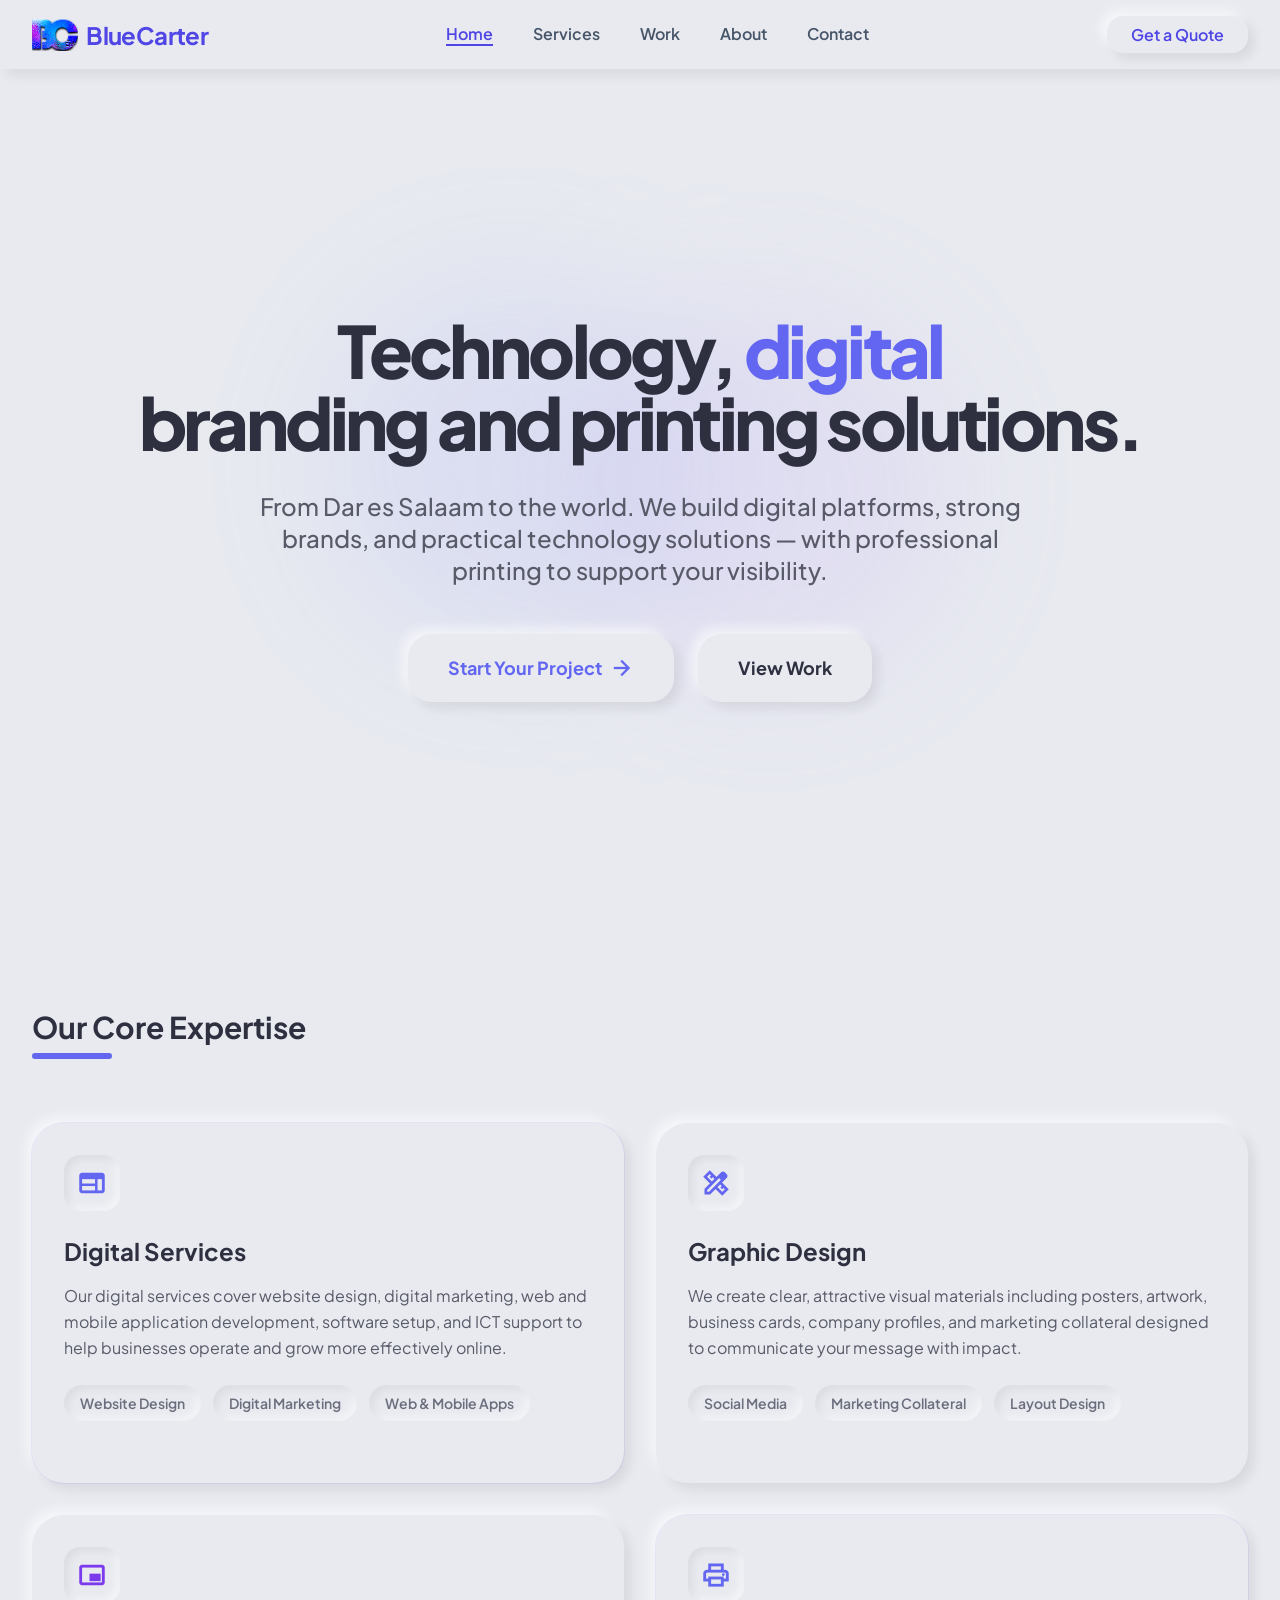
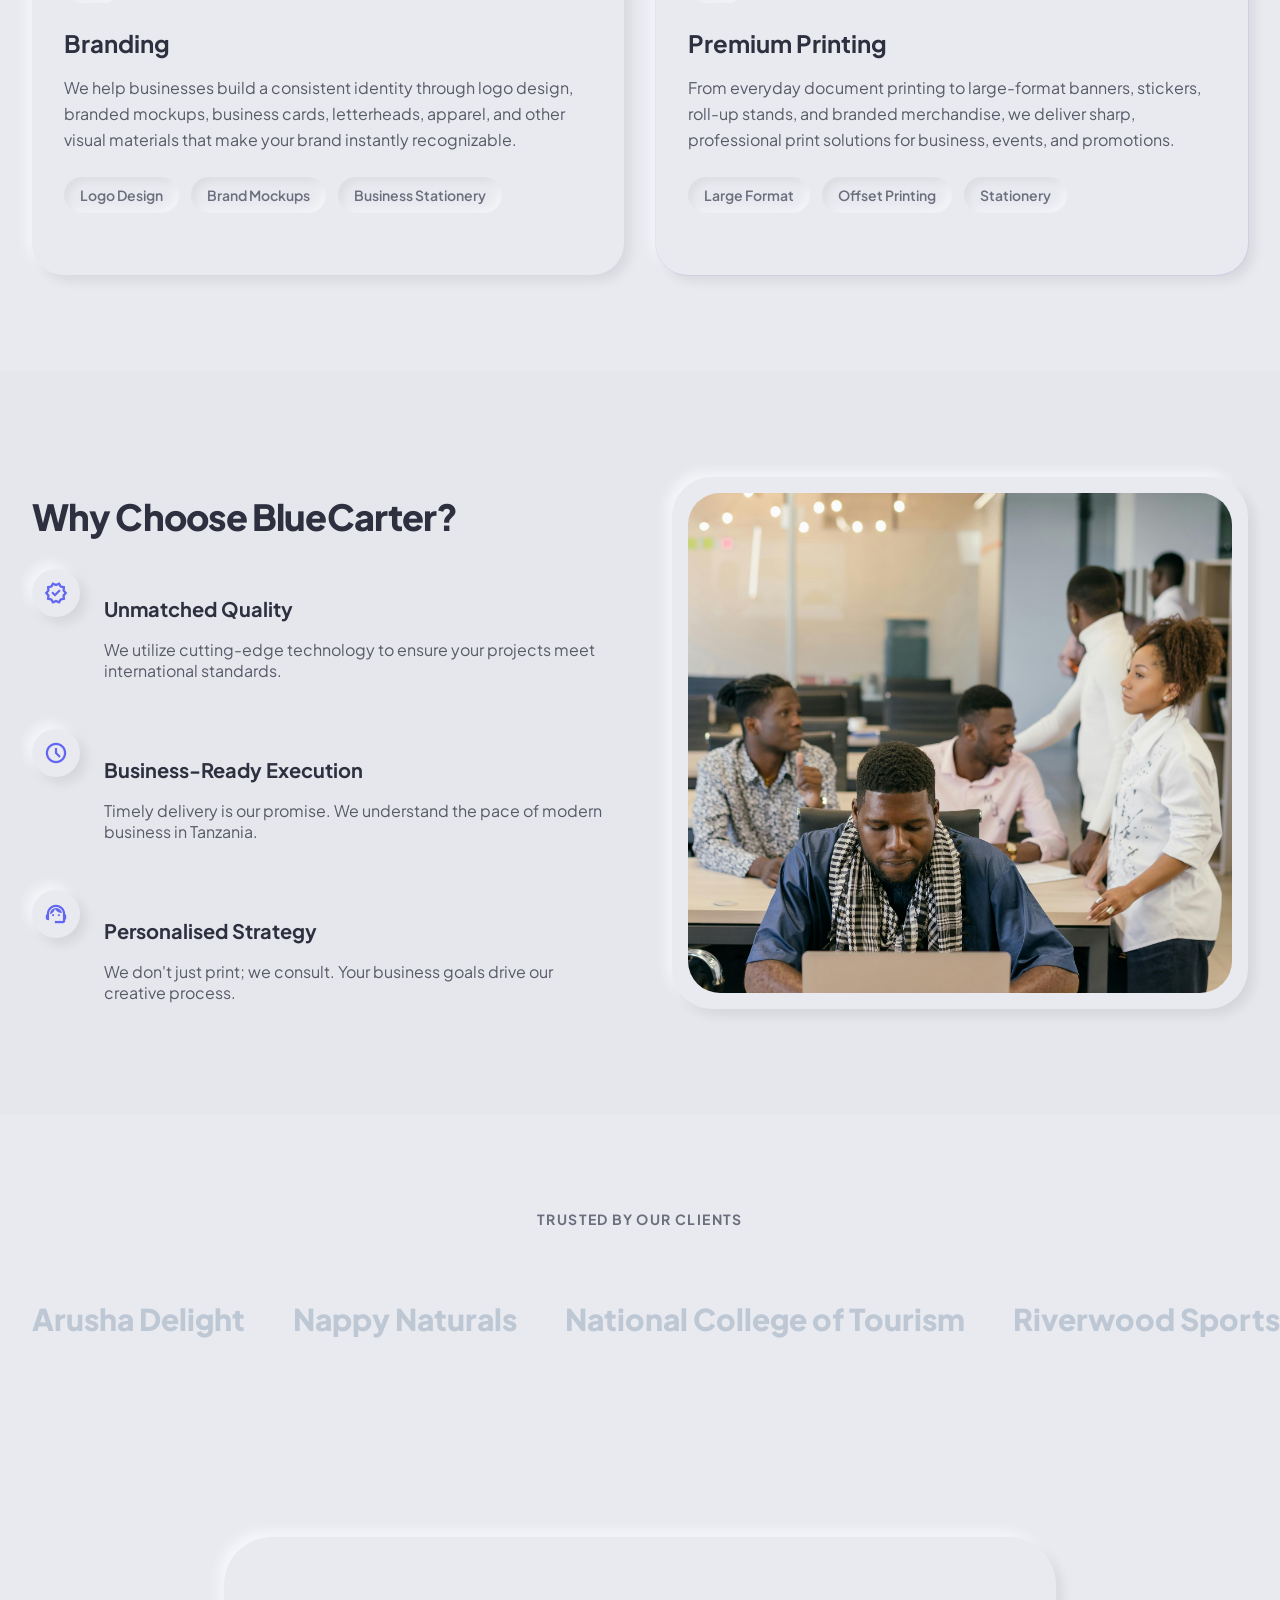
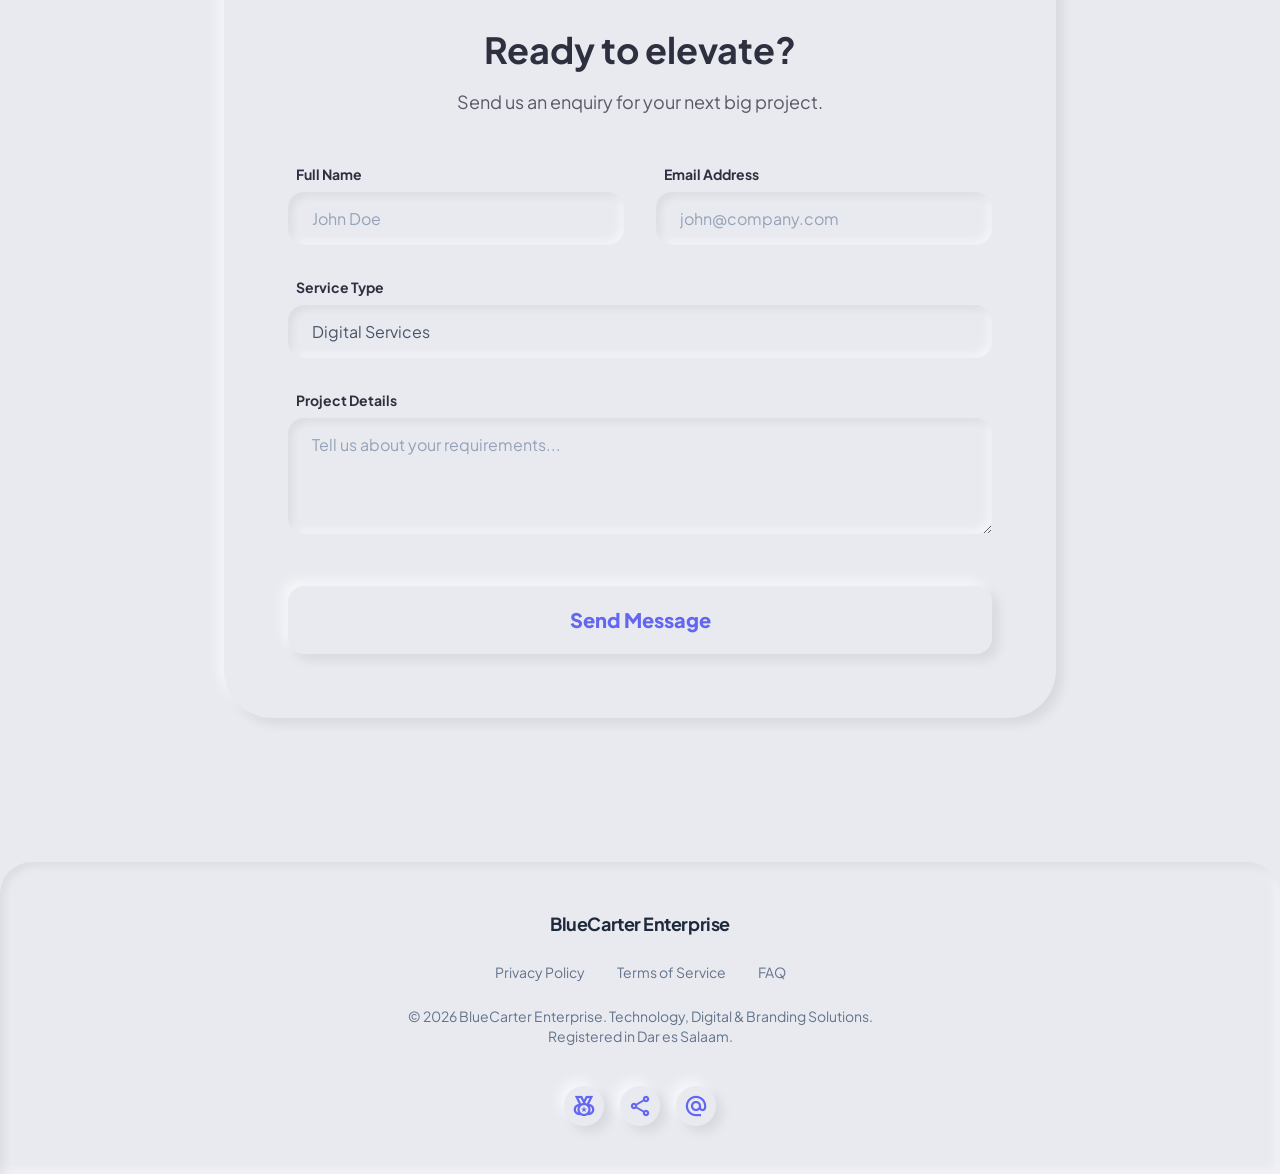
<file: index.html>
<!DOCTYPE html>
<html class="light" lang="en">
<head>
  <meta charset="utf-8" />
  <meta content="width=device-width, initial-scale=1.0" name="viewport" />
  <title>BlueCarter Enterprise | Technology, Digital &amp; Branding Solutions in Tanzania</title>
  <meta
    content="BlueCarter Enterprise delivers technology, digital services, graphic design, branding, and premium printing solutions for businesses, institutions, and events in Dar es Salaam and across Tanzania."
    name="description"
  />
  <meta content="technology solutions Tanzania, digital services Dar es Salaam, branding agency Tanzania, graphic design Tanzania, premium printing Tanzania" name="keywords" />
  <meta content="index, follow" name="robots" />
  <link href="https://www.bluecarterent.com/" rel="canonical" />
  <meta content="BlueCarter Enterprise | Technology, Digital &amp; Branding Solutions in Tanzania" property="og:title" />
  <meta
    content="Technology, digital services, graphic design, branding, and premium printing solutions for businesses in Dar es Salaam and across Tanzania."
    property="og:description"
  />
  <meta content="website" property="og:type" />
  <meta content="https://www.bluecarterent.com/" property="og:url" />
  <meta content="https://www.bluecarterent.com/assets/images/team.jpg" property="og:image" />
  <meta content="BlueCarter Enterprise" property="og:site_name" />
  <meta content="summary_large_image" name="twitter:card" />
  <meta content="BlueCarter Enterprise | Technology, Digital &amp; Branding Solutions in Tanzania" name="twitter:title" />
  <meta
    content="Technology, digital services, graphic design, branding, and premium printing solutions for businesses in Dar es Salaam and across Tanzania."
    name="twitter:description"
  />
  <meta content="https://www.bluecarterent.com/assets/images/team.jpg" name="twitter:image" />

  <link
    href="https://fonts.googleapis.com/css2?family=Plus+Jakarta+Sans:wght@400;500;600;700;800&display=swap"
    rel="stylesheet"
  />
  <link
    href="https://fonts.googleapis.com/css2?family=Material+Symbols+Outlined:wght,FILL@100..700,0..1&display=swap"
    rel="stylesheet"
  />
  <link href="assets/logos/bc_logo_32x32.png" rel="icon" sizes="32x32" type="image/png" />
  <link href="assets/logos/bc_logo_192x192.png" rel="icon" sizes="192x192" type="image/png" />
  <link href="assets/css/styles.css" rel="stylesheet" />
  <script type="application/ld+json">
    {
      "@context": "https://schema.org",
      "@type": "ProfessionalService",
      "name": "BlueCarter Enterprise",
      "url": "https://www.bluecarterent.com/",
      "image": "https://www.bluecarterent.com/assets/images/team.jpg",
      "logo": "https://www.bluecarterent.com/assets/logos/bc_logo_192x192.png",
      "description": "BlueCarter Enterprise provides technology, digital services, graphic design, branding, and premium printing solutions for businesses, institutions, and events.",
      "email": "info@bluecarterent.com",
      "areaServed": [
        {
          "@type": "Country",
          "name": "Tanzania"
        },
        {
          "@type": "City",
          "name": "Dar es Salaam"
        }
      ],
      "sameAs": [
        "https://www.bluecarterent.com/work.html",
        "https://www.bluecarterent.com/faq.html"
      ]
    }
  </script>
</head>

<body class="bg-background selection:bg-primary-container selection:text-on-primary-container">
  <!-- Top Navigation Bar -->
  <nav class="sticky top-0 w-full z-50 bg-[#e8eaf0] flex justify-between items-center px-8 py-4 max-w-full mx-auto shadow-[6px_6px_12px_rgba(0,0,0,0.08),-6px_-6px_12px_rgba(255,255,255,0.6)]">
    <a class="flex items-center gap-2 text-2xl font-bold text-indigo-600 tracking-tight" href="index.html">
      <img alt="BlueCarter Enterprise logo" height="60" src="assets/logos/bc_logo.png" style="height: 2rem; width: auto;" width="88" />
      <span>BlueCarter</span>
    </a>

    <div class="hidden md:flex space-x-10 font-['Plus_Jakarta_Sans'] font-semibold">
      <a class="text-indigo-600 border-b-2 border-indigo-600 transition-colors duration-300" href="#">Home</a>
      <a class="text-slate-600 hover:text-indigo-500 transition-colors duration-300" href="#services">Services</a>
      <a class="text-slate-600 hover:text-indigo-500 transition-colors duration-300" href="work.html">Work</a>
      <a class="text-slate-600 hover:text-indigo-500 transition-colors duration-300" href="#about">About</a>
      <a class="text-slate-600 hover:text-indigo-500 transition-colors duration-300" href="#contact">Contact</a>
    </div>

    <a class="neomorph-raised px-6 py-2 rounded-lg text-indigo-600 font-semibold active:shadow-[inset_4px_4px_8px_rgba(0,0,0,0.06),inset_-4px_-4px_8px_rgba(255,255,255,0.5)] transition-all" href="#contact">
      Get a Quote
    </a>
  </nav>

  <main>
    <!-- Hero Section -->
    <section class="min-h-[819px] flex flex-col justify-center items-center text-center px-6 relative overflow-hidden">
      <div class="absolute inset-0 z-0 opacity-40">
        <div class="absolute top-1/4 left-1/4 w-96 h-96 bg-primary-container rounded-full mix-blend-multiply filter blur-3xl opacity-30"></div>
        <div class="absolute bottom-1/4 right-1/4 w-96 h-96 bg-tertiary-container rounded-full mix-blend-multiply filter blur-3xl opacity-30"></div>
      </div>

      <div class="z-10 max-w-5xl">
        <h1 class="text-5xl md:text-7xl font-extrabold text-on-surface leading-tight tracking-tighter mb-8">
            Technology, <span class="text-primary">digital</span><br />
            branding and printing solutions.
        </h1>

        <p class="text-on-surface-variant text-xl md:text-2xl mb-12 max-w-3xl mx-auto font-medium">
            From Dar es Salaam to the world. We build digital platforms, strong brands, and practical technology solutions — with professional printing to support your visibility.
        </p>

        <div class="flex flex-col md:flex-row gap-6 justify-center">
          <a class="neomorph-raised bg-background px-10 py-5 rounded-xl text-primary font-bold text-lg active:neomorph-inset transition-all flex items-center justify-center gap-2" href="#contact">
            Start Your Project
            <span class="material-symbols-outlined">arrow_forward</span>
          </a>

          <a class="neomorph-raised bg-background px-10 py-5 rounded-xl text-on-surface font-bold text-lg active:neomorph-inset transition-all" href="work.html">
            View Work
          </a>
        </div>
      </div>
    </section>

    <!-- Services Grid -->
    <section class="py-24 px-8 max-w-7xl mx-auto" id="services">
      <div class="mb-16">
        <h2 class="text-3xl font-bold text-on-surface mb-2">Our Core Expertise</h2>
        <div class="w-20 h-1.5 bg-primary rounded-full"></div>
      </div>

      <div class="grid grid-cols-1 md:grid-cols-2 gap-8 auto-rows-fr">
        <!-- Digital Services -->
        <div class="group relative neomorph-raised rounded-[32px] p-8 bg-background min-h-[360px] flex flex-col justify-between overflow-hidden transition-all duration-300 hover:-translate-y-1 hover:shadow-[10px_10px_20px_rgba(0,0,0,0.12),-10px_-10px_20px_rgba(255,255,255,0.7)] ring-1 ring-primary/10">
          <div class="absolute inset-0 rounded-[32px] opacity-0 group-hover:opacity-100 transition duration-500 pointer-events-none bg-gradient-to-br from-white/40 to-transparent"></div>

          <div class="relative z-10">
            <div class="w-14 h-14 neomorph-inset rounded-2xl flex items-center justify-center mb-6 text-primary transition-all duration-300 group-hover:scale-110 group-hover:rotate-3">
              <span class="material-symbols-outlined text-3xl leading-none">web</span>
            </div>

            <h3 class="text-2xl font-bold mb-3">Digital Services</h3>

            <p class="text-on-surface-variant leading-relaxed">
              Our digital services cover website design, digital marketing, web and mobile application development, software setup, and ICT support to help businesses operate and grow more effectively online.
            </p>

            <div class="mt-6 flex flex-wrap gap-3">
              <span class="px-4 py-2 neomorph-inset rounded-full text-sm font-semibold text-secondary">Website Design</span>
              <span class="px-4 py-2 neomorph-inset rounded-full text-sm font-semibold text-secondary">Digital Marketing</span>
              <span class="px-4 py-2 neomorph-inset rounded-full text-sm font-semibold text-secondary">Web &amp; Mobile Apps</span>
            </div>
          </div>
        </div>

        <!-- Graphic Design -->
        <div class="group relative neomorph-raised rounded-[32px] p-8 bg-background min-h-[360px] flex flex-col justify-between overflow-hidden transition-all duration-300 hover:-translate-y-1 hover:shadow-[10px_10px_20px_rgba(0,0,0,0.12),-10px_-10px_20px_rgba(255,255,255,0.7)]">
          <div class="absolute inset-0 rounded-[32px] opacity-0 group-hover:opacity-100 transition duration-500 pointer-events-none bg-gradient-to-br from-white/40 to-transparent"></div>

          <div class="relative z-10">
            <div class="w-14 h-14 neomorph-inset rounded-2xl flex items-center justify-center mb-6 text-primary transition-all duration-300 group-hover:scale-110 group-hover:rotate-3">
              <span class="material-symbols-outlined text-3xl leading-none">design_services</span>
            </div>

            <h3 class="text-2xl font-bold mb-3">Graphic Design</h3>

            <p class="text-on-surface-variant leading-relaxed">
              We create clear, attractive visual materials including posters, artwork, business cards, company profiles, and marketing collateral designed to communicate your message with impact.
            </p>

            <div class="mt-6 flex flex-wrap gap-3">
              <span class="px-4 py-2 neomorph-inset rounded-full text-sm font-semibold text-secondary">Social Media</span>
              <span class="px-4 py-2 neomorph-inset rounded-full text-sm font-semibold text-secondary">Marketing Collateral</span>
              <span class="px-4 py-2 neomorph-inset rounded-full text-sm font-semibold text-secondary">Layout Design</span>
            </div>
          </div>
        </div>

        <!-- Branding -->
        <div class="group relative neomorph-raised rounded-[32px] p-8 bg-background min-h-[360px] flex flex-col justify-between overflow-hidden transition-all duration-300 hover:-translate-y-1 hover:shadow-[10px_10px_20px_rgba(0,0,0,0.12),-10px_-10px_20px_rgba(255,255,255,0.7)]">
          <div class="absolute inset-0 rounded-[32px] opacity-0 group-hover:opacity-100 transition duration-500 pointer-events-none bg-gradient-to-br from-white/40 to-transparent"></div>

          <div class="relative z-10">
            <div class="w-14 h-14 neomorph-inset rounded-2xl flex items-center justify-center mb-6 text-tertiary transition-all duration-300 group-hover:scale-110 group-hover:rotate-3">
              <span class="material-symbols-outlined text-3xl leading-none">branding_watermark</span>
            </div>

            <h3 class="text-2xl font-bold mb-3">Branding</h3>

            <p class="text-on-surface-variant leading-relaxed">
              We help businesses build a consistent identity through logo design, branded mockups, business cards, letterheads, apparel, and other visual materials that make your brand instantly recognizable.
            </p>

            <div class="mt-6 flex flex-wrap gap-3">
              <span class="px-4 py-2 neomorph-inset rounded-full text-sm font-semibold text-secondary">Logo Design</span>
              <span class="px-4 py-2 neomorph-inset rounded-full text-sm font-semibold text-secondary">Brand Mockups</span>
              <span class="px-4 py-2 neomorph-inset rounded-full text-sm font-semibold text-secondary">Business Stationery</span>
            </div>
          </div>
        </div>

        <!-- Premium Printing -->
        <div class="group relative neomorph-raised rounded-[32px] p-8 bg-background min-h-[360px] flex flex-col justify-between overflow-hidden transition-all duration-300 hover:-translate-y-1 hover:shadow-[10px_10px_20px_rgba(0,0,0,0.12),-10px_-10px_20px_rgba(255,255,255,0.7)] ring-1 ring-primary/10">
          <div class="absolute inset-0 rounded-[32px] opacity-0 group-hover:opacity-100 transition duration-500 pointer-events-none bg-gradient-to-br from-white/40 to-transparent"></div>

          <div class="relative z-10">
            <div class="w-14 h-14 neomorph-inset rounded-2xl flex items-center justify-center mb-6 text-primary transition-all duration-300 group-hover:scale-110 group-hover:rotate-3">
              <span class="material-symbols-outlined text-3xl leading-none">print</span>
            </div>

            <h3 class="text-2xl font-bold mb-3">Premium Printing</h3>

            <p class="text-on-surface-variant leading-relaxed">
              From everyday document printing to large-format banners, stickers, roll-up stands, and branded merchandise, we deliver sharp, professional print solutions for business, events, and promotions.
            </p>

            <div class="mt-6 flex flex-wrap gap-3">
              <span class="px-4 py-2 neomorph-inset rounded-full text-sm font-semibold text-secondary">Large Format</span>
              <span class="px-4 py-2 neomorph-inset rounded-full text-sm font-semibold text-secondary">Offset Printing</span>
              <span class="px-4 py-2 neomorph-inset rounded-full text-sm font-semibold text-secondary">Stationery</span>
            </div>
          </div>
        </div>
      </div>
    </section>

    <!-- Why Us Section -->
    <section class="py-24 bg-surface-container-low" id="about">
      <div class="max-w-7xl mx-auto px-8 grid grid-cols-1 lg:grid-cols-2 gap-16 items-center">
        <div>
          <h2 class="text-4xl font-extrabold mb-8 text-on-surface tracking-tight">Why Choose BlueCarter?</h2>

          <div class="space-y-8">
            <div class="flex gap-6">
              <div class="flex-shrink-0 w-12 h-12 neomorph-raised rounded-xl flex items-center justify-center bg-background">
                <span class="material-symbols-outlined text-primary">verified</span>
              </div>
              <div>
                <h4 class="text-xl font-bold mb-2">Unmatched Quality</h4>
                <p class="text-on-surface-variant">We utilize cutting-edge technology to ensure your projects meet international standards.</p>
              </div>
            </div>

            <div class="flex gap-6">
              <div class="flex-shrink-0 w-12 h-12 neomorph-raised rounded-xl flex items-center justify-center bg-background">
                <span class="material-symbols-outlined text-primary">schedule</span>
              </div>
              <div>
                <h4 class="text-xl font-bold mb-2">Business-Ready Execution</h4>
                <p class="text-on-surface-variant">Timely delivery is our promise. We understand the pace of modern business in Tanzania.</p>
              </div>
            </div>

            <div class="flex gap-6">
              <div class="flex-shrink-0 w-12 h-12 neomorph-raised rounded-xl flex items-center justify-center bg-background">
                <span class="material-symbols-outlined text-primary">support_agent</span>
              </div>
              <div>
                <h4 class="text-xl font-bold mb-2">Personalised Strategy</h4>
                <p class="text-on-surface-variant">We don't just print; we consult. Your business goals drive our creative process.</p>
              </div>
            </div>
          </div>
        </div>

        <div class="relative">
          <div class="neomorph-raised rounded-[40px] overflow-hidden p-4 bg-background">
            <img
              alt="BlueCarter Enterprise team collaborating on business, branding, and digital projects"
              class="rounded-[32px] w-full h-[500px] object-cover"
              decoding="async"
              height="5683"
              loading="lazy"
              src="assets/images/team.jpg"
              width="3790"
            />
          </div>
        </div>
      </div>
    </section>

    <!-- Clients Marquee -->
    <section class="py-20 overflow-hidden">
      <div class="text-center mb-12">
        <p class="text-sm font-bold uppercase tracking-widest text-secondary mb-4">Trusted by Our Clients</p>
      </div>

      <div class="overflow-hidden px-8">
        <div class="animate-marquee whitespace-nowrap">
          <div class="flex items-center space-x-12 py-6 pr-12">
            <span class="text-3xl font-extrabold text-slate-400/50 hover:text-primary transition-colors">Arusha Delight</span>
            <span class="text-3xl font-extrabold text-slate-400/50 hover:text-primary transition-colors">Nappy Naturals</span>
            <span class="text-3xl font-extrabold text-slate-400/50 hover:text-primary transition-colors">National College of Tourism</span>
            <span class="text-3xl font-extrabold text-slate-400/50 hover:text-primary transition-colors">Riverwood Sports Bar &amp; Lounge</span>
            <span class="text-3xl font-extrabold text-slate-400/50 hover:text-primary transition-colors">KPTL Kuku Project</span>
            <span class="text-3xl font-extrabold text-slate-400/50 hover:text-primary transition-colors">Kinondoni Revival Choir [KRC]</span>
            <span class="text-3xl font-extrabold text-slate-400/50 hover:text-primary transition-colors">Lean Energy Link</span>
            <span class="text-3xl font-extrabold text-slate-400/50 hover:text-primary transition-colors">Zanzibar Reggae Festival</span>
            <span class="text-3xl font-extrabold text-slate-400/50 hover:text-primary transition-colors">Bright Logistics Services Co. (formerly Mirabel)</span>
            <span class="text-3xl font-extrabold text-slate-400/50 hover:text-primary transition-colors">Kipacha Travel</span>
            <span class="text-3xl font-extrabold text-slate-400/50 hover:text-primary transition-colors">Tanzania Herpetological Society</span>
          </div>

          <div class="flex items-center space-x-12 py-6 pr-12" aria-hidden="true">
            <span class="text-3xl font-extrabold text-slate-400/50 hover:text-primary transition-colors">Arusha Delight</span>
            <span class="text-3xl font-extrabold text-slate-400/50 hover:text-primary transition-colors">Nappy Naturals</span>
            <span class="text-3xl font-extrabold text-slate-400/50 hover:text-primary transition-colors">National College of Tourism</span>
            <span class="text-3xl font-extrabold text-slate-400/50 hover:text-primary transition-colors">Riverwood Sports Bar &amp; Lounge</span>
            <span class="text-3xl font-extrabold text-slate-400/50 hover:text-primary transition-colors">KPTL Kuku Project</span>
            <span class="text-3xl font-extrabold text-slate-400/50 hover:text-primary transition-colors">Kinondoni Revival Choir [KRC]</span>
            <span class="text-3xl font-extrabold text-slate-400/50 hover:text-primary transition-colors">Lean Energy Link</span>
            <span class="text-3xl font-extrabold text-slate-400/50 hover:text-primary transition-colors">Zanzibar Reggae Festival</span>
            <span class="text-3xl font-extrabold text-slate-400/50 hover:text-primary transition-colors">Bright Logistics Services Co. (formerly Mirabel)</span>
            <span class="text-3xl font-extrabold text-slate-400/50 hover:text-primary transition-colors">Kipacha Travel</span>
            <span class="text-3xl font-extrabold text-slate-400/50 hover:text-primary transition-colors">Tanzania Herpetological Society</span>
          </div>
        </div>
      </div>
    </section>

    <!-- Contact Section -->
    <section class="py-24 px-8 max-w-4xl mx-auto" id="contact">
      <div class="neomorph-raised bg-background rounded-[48px] p-12 md:p-16">
        <div class="text-center mb-12">
          <h2 class="text-4xl font-bold mb-4">Ready to elevate?</h2>
          <p class="text-on-surface-variant text-lg">Send us an enquiry for your next big project.</p>
        </div>

        <form
          action="mailto:info@bluecarterent.com"
          class="space-y-8"
          enctype="text/plain"
          method="post"
        >
          <div class="grid grid-cols-1 md:grid-cols-2 gap-8">
            <div class="space-y-2">
              <label class="block text-sm font-bold ml-2 text-on-surface" for="full-name">Full Name</label>
              <input class="w-full bg-background neomorph-inset border-none rounded-2xl px-6 py-4 focus:ring-2 focus:ring-primary outline-none transition-all placeholder:text-slate-400" id="full-name" name="Full Name" placeholder="John Doe" type="text" />
            </div>

            <div class="space-y-2">
              <label class="block text-sm font-bold ml-2 text-on-surface" for="email-address">Email Address</label>
              <input class="w-full bg-background neomorph-inset border-none rounded-2xl px-6 py-4 focus:ring-2 focus:ring-primary outline-none transition-all placeholder:text-slate-400" id="email-address" name="Email Address" placeholder="john@company.com" type="email" />
            </div>
          </div>

          <div class="space-y-2">
            <label class="block text-sm font-bold ml-2 text-on-surface" for="service-type">Service Type</label>
            <select class="w-full bg-background neomorph-inset border-none rounded-2xl px-6 py-4 focus:ring-2 focus:ring-primary outline-none transition-all appearance-none text-slate-600" id="service-type" name="Service Type">
              <option>Digital Services</option>
              <option>Graphic Design</option>
              <option>Branding</option>
              <option>Premium Printing</option>
            </select>
          </div>

          <div class="space-y-2">
            <label class="block text-sm font-bold ml-2 text-on-surface" for="project-details">Project Details</label>
            <textarea class="w-full bg-background neomorph-inset border-none rounded-2xl px-6 py-4 focus:ring-2 focus:ring-primary outline-none transition-all placeholder:text-slate-400" id="project-details" name="Project Details" placeholder="Tell us about your requirements..." rows="4"></textarea>
          </div>

          <div class="pt-4">
            <button class="w-full neomorph-raised bg-background py-5 rounded-2xl text-primary font-extrabold text-xl hover:translate-y-[-2px] active:translate-y-[2px] active:neomorph-inset transition-all" type="submit">
              Send Message
            </button>
          </div>
        </form>
      </div>
    </section>
  </main>

  <!-- Footer -->
  <footer class="w-full rounded-t-[32px] bg-[#e8eaf0] shadow-[inset_4px_4px_8px_rgba(0,0,0,0.06),inset_-4px_-4px_8px_rgba(255,255,255,0.5)] mt-12">
    <div class="flex flex-col items-center py-12 px-6 space-y-6 w-full font-['Plus_Jakarta_Sans'] text-sm">
      <div class="text-lg font-bold text-slate-800 tracking-tight">BlueCarter Enterprise</div>

      <div class="flex space-x-8">
        <a class="text-slate-500 hover:text-indigo-500 transition-opacity duration-200" href="privacy-policy.html">Privacy Policy</a>
        <a class="text-slate-500 hover:text-indigo-500 transition-opacity duration-200" href="terms-of-service.html">Terms of Service</a>
        <a class="text-slate-500 hover:text-indigo-500 transition-opacity duration-200" href="faq.html">FAQ</a>
      </div>

      <div class="text-slate-500 text-center max-w-xl">
        © <span id="year"></span> BlueCarter Enterprise. Technology, Digital &amp; Branding Solutions.
        <br />
        Registered in Dar es Salaam.
      </div>

      <div class="flex space-x-4 pt-4">
        <div class="w-10 h-10 neomorph-raised rounded-full flex items-center justify-center text-primary">
          <span class="material-symbols-outlined">social_leaderboard</span>
        </div>
        <div class="w-10 h-10 neomorph-raised rounded-full flex items-center justify-center text-primary">
          <span class="material-symbols-outlined">share</span>
        </div>
        <div class="w-10 h-10 neomorph-raised rounded-full flex items-center justify-center text-primary">
          <span class="material-symbols-outlined">alternate_email</span>
        </div>
      </div>
    </div>
  </footer>
  <script>
  document.getElementById("year").textContent = new Date().getFullYear();
</script>
</body>
</html>
</file>
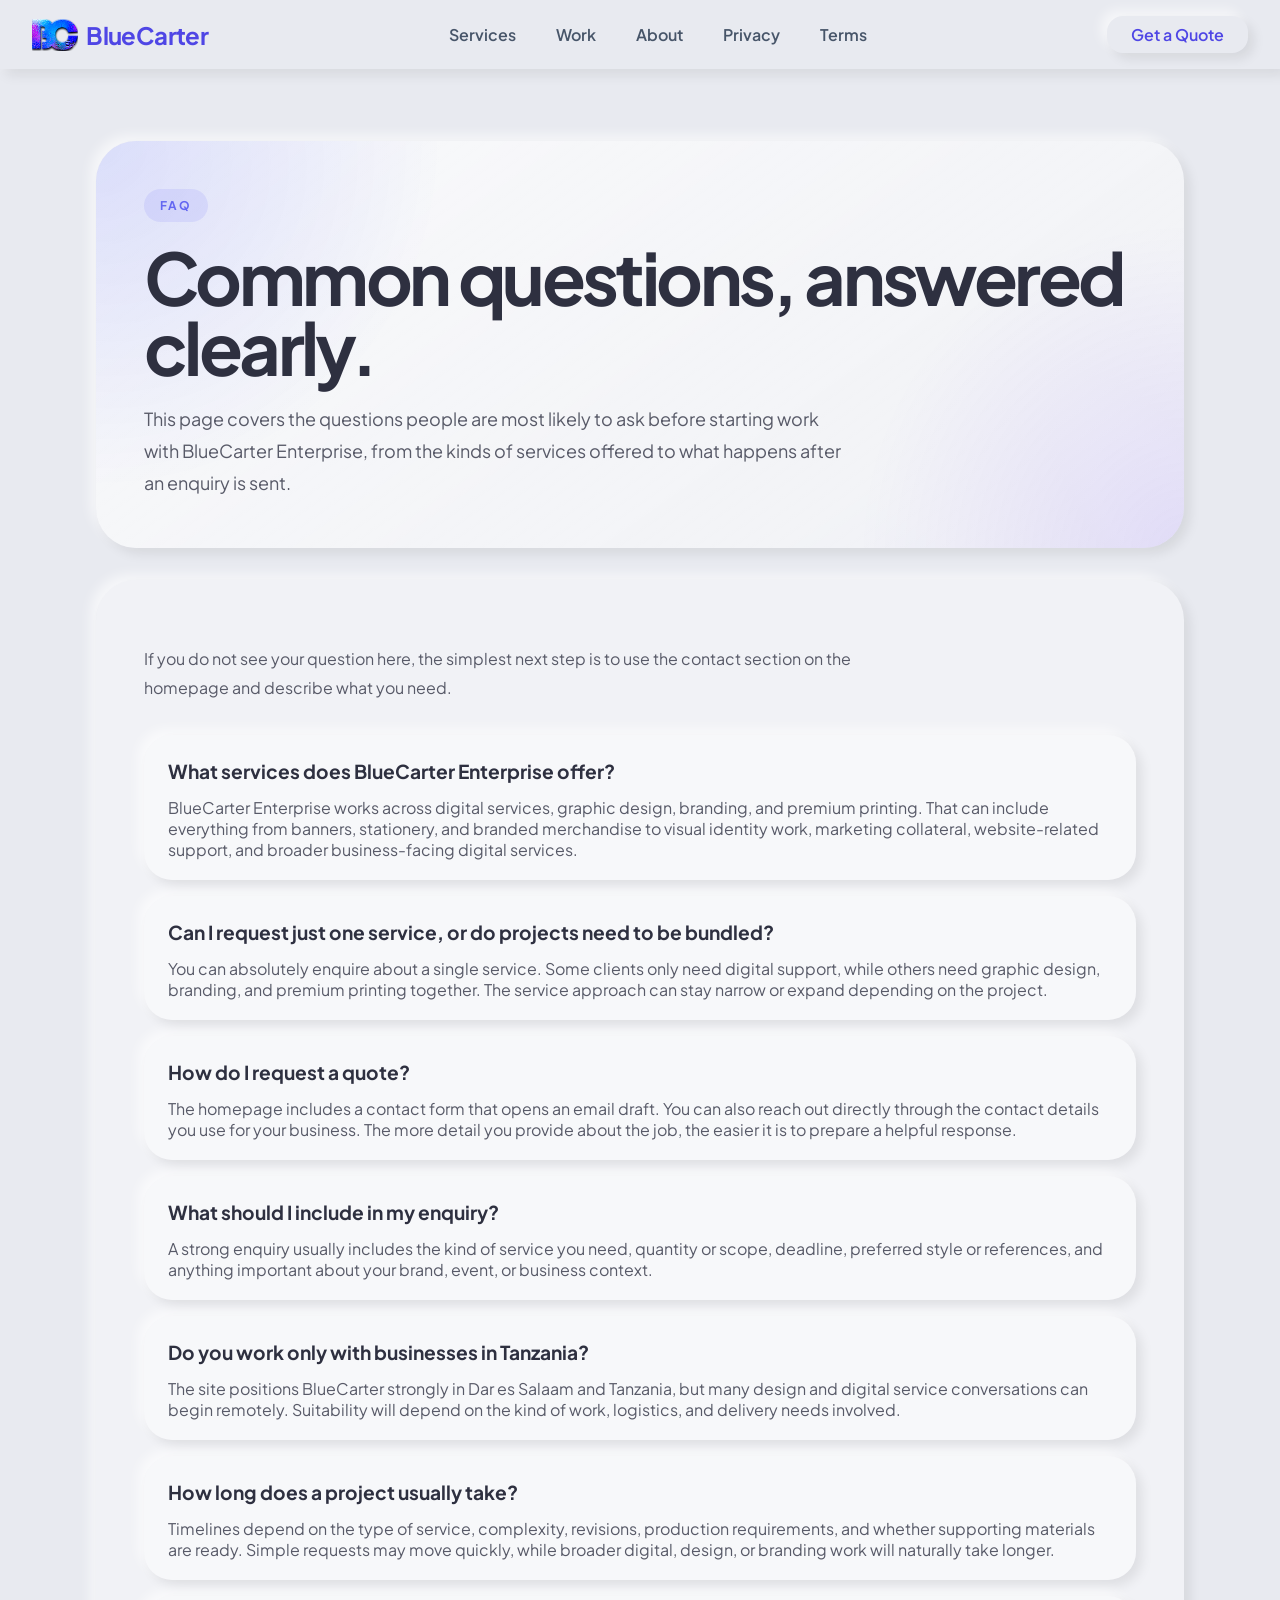
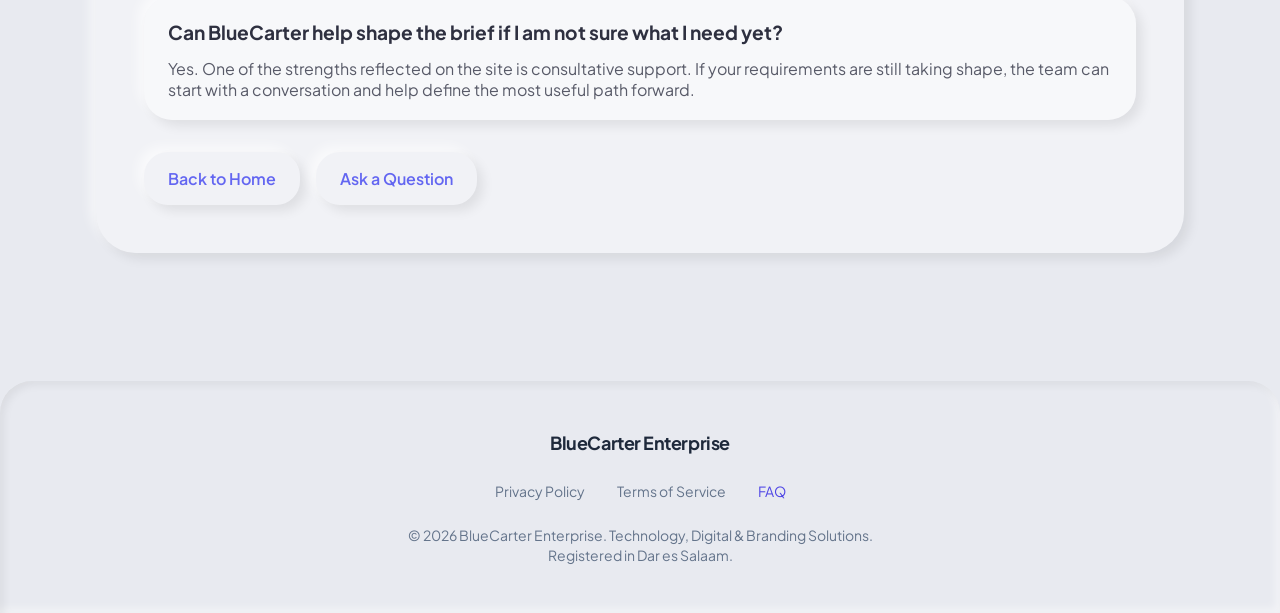
<file: faq.html>
<!DOCTYPE html>
<html class="light" lang="en">
<head>
  <meta charset="utf-8" />
  <meta content="width=device-width, initial-scale=1.0" name="viewport" />
  <title>FAQ | BlueCarter Enterprise</title>
  <meta content="Frequently asked questions about BlueCarter Enterprise services, process, and enquiries." name="description" />
  <meta content="index, follow" name="robots" />
  <link href="https://www.bluecarterent.com/faq.html" rel="canonical" />
  <meta content="FAQ | BlueCarter Enterprise" property="og:title" />
  <meta content="Frequently asked questions about BlueCarter Enterprise services, process, and enquiries." property="og:description" />
  <meta content="article" property="og:type" />
  <meta content="https://www.bluecarterent.com/faq.html" property="og:url" />
  <meta content="https://www.bluecarterent.com/assets/logos/bc_logo_192x192.png" property="og:image" />
  <meta content="summary" name="twitter:card" />
  <meta content="FAQ | BlueCarter Enterprise" name="twitter:title" />
  <meta content="Frequently asked questions about BlueCarter Enterprise services, process, and enquiries." name="twitter:description" />
  <link href="https://fonts.googleapis.com/css2?family=Plus+Jakarta+Sans:wght@400;500;600;700;800&display=swap" rel="stylesheet" />
  <link href="https://fonts.googleapis.com/css2?family=Material+Symbols+Outlined:wght,FILL@100..700,0..1&display=swap" rel="stylesheet" />
  <link href="assets/logos/bc_logo_32x32.png" rel="icon" sizes="32x32" type="image/png" />
  <link href="assets/logos/bc_logo_192x192.png" rel="icon" sizes="192x192" type="image/png" />
  <link href="assets/css/styles.css" rel="stylesheet" />
  <script type="application/ld+json">
    {
      "@context": "https://schema.org",
      "@type": "FAQPage",
      "mainEntity": [
        {
          "@type": "Question",
          "name": "What services does BlueCarter Enterprise offer?",
          "acceptedAnswer": {
            "@type": "Answer",
            "text": "BlueCarter Enterprise works across digital services, graphic design, branding, and premium printing, including website-related support, visual identity work, marketing collateral, and business-facing print delivery."
          }
        },
        {
          "@type": "Question",
          "name": "Can I request just one service, or do projects need to be bundled?",
          "acceptedAnswer": {
            "@type": "Answer",
            "text": "Clients can enquire about a single service or a broader package. Some projects need only digital support, while others combine graphic design, branding, and premium printing."
          }
        },
        {
          "@type": "Question",
          "name": "How do I request a quote?",
          "acceptedAnswer": {
            "@type": "Answer",
            "text": "The homepage includes a contact form that opens an email draft, and clients can also reach out directly using BlueCarter's business contact details."
          }
        },
        {
          "@type": "Question",
          "name": "What should I include in my enquiry?",
          "acceptedAnswer": {
            "@type": "Answer",
            "text": "A strong enquiry typically includes the type of service needed, quantity or project scope, preferred deadline, any style references, and important business or event context."
          }
        },
        {
          "@type": "Question",
          "name": "Do you work only with businesses in Tanzania?",
          "acceptedAnswer": {
            "@type": "Answer",
            "text": "BlueCarter has a strong Dar es Salaam and Tanzania focus, but some design and digital service conversations can begin remotely depending on logistics and delivery needs."
          }
        },
        {
          "@type": "Question",
          "name": "How long does a project usually take?",
          "acceptedAnswer": {
            "@type": "Answer",
            "text": "Timelines depend on the type of service, complexity, revisions, production requirements, and whether supporting materials are ready."
          }
        },
        {
          "@type": "Question",
          "name": "Can BlueCarter help shape the brief if I am not sure what I need yet?",
          "acceptedAnswer": {
            "@type": "Answer",
            "text": "Yes. BlueCarter can begin with a consultative conversation and help define the most useful path forward when project requirements are still taking shape."
          }
        }
      ]
    }
  </script>
</head>
<body class="bg-background selection:bg-primary-container selection:text-on-primary-container">
  <div class="site-shell">
    <nav class="sticky top-0 w-full z-50 bg-[#e8eaf0] flex justify-between items-center px-8 py-4 max-w-full mx-auto shadow-[6px_6px_12px_rgba(0,0,0,0.08),-6px_-6px_12px_rgba(255,255,255,0.6)]">
      <a class="flex items-center gap-2 text-2xl font-bold text-indigo-600 tracking-tight" href="index.html">
        <img alt="BlueCarter Enterprise logo" height="60" src="assets/logos/bc_logo.png" style="height: 2rem; width: auto;" width="88" />
        <span>BlueCarter</span>
      </a>

      <div class="hidden md:flex space-x-10 font-['Plus_Jakarta_Sans'] font-semibold">
        <a class="text-slate-600 hover:text-indigo-500 transition-colors duration-300" href="index.html#services">Services</a>
        <a class="text-slate-600 hover:text-indigo-500 transition-colors duration-300" href="work.html">Work</a>
        <a class="text-slate-600 hover:text-indigo-500 transition-colors duration-300" href="index.html#about">About</a>
        <a class="text-slate-600 hover:text-indigo-500 transition-colors duration-300" href="privacy-policy.html">Privacy</a>
        <a class="text-slate-600 hover:text-indigo-500 transition-colors duration-300" href="terms-of-service.html">Terms</a>
      </div>

      <a class="neomorph-raised px-6 py-2 rounded-lg text-indigo-600 font-semibold active:shadow-[inset_4px_4px_8px_rgba(0,0,0,0.06),inset_-4px_-4px_8px_rgba(255,255,255,0.5)] transition-all" href="index.html#contact">
        Get a Quote
      </a>
    </nav>

    <main class="page-main">
      <section class="page-hero">
        <div class="page-hero-card neomorph-raised">
          <span class="eyebrow">FAQ</span>
          <h1 class="text-on-surface">Common questions, answered clearly.</h1>
          <p>
            This page covers the questions people are most likely to ask before starting work with BlueCarter Enterprise,
            from the kinds of services offered to what happens after an enquiry is sent.
          </p>
        </div>
      </section>

      <section class="content-page">
        <div class="content-card neomorph-raised">
          <div class="content-prose">
            <p>
              If you do not see your question here, the simplest next step is to use the contact section on the homepage and describe what you need.
            </p>
          </div>

          <div class="faq-list">
            <section class="faq-item neomorph-raised">
              <h2 class="text-on-surface">What services does BlueCarter Enterprise offer?</h2>
              <p class="text-on-surface-variant">
                BlueCarter Enterprise works across digital services, graphic design, branding, and premium printing. That can include everything
                from banners, stationery, and branded merchandise to visual identity work, marketing collateral, website-related support, and broader business-facing digital services.
              </p>
            </section>

            <section class="faq-item neomorph-raised">
              <h2 class="text-on-surface">Can I request just one service, or do projects need to be bundled?</h2>
              <p class="text-on-surface-variant">
                You can absolutely enquire about a single service. Some clients only need digital support, while others need graphic design, branding, and premium printing together.
                The service approach can stay narrow or expand depending on the project.
              </p>
            </section>

            <section class="faq-item neomorph-raised">
              <h2 class="text-on-surface">How do I request a quote?</h2>
              <p class="text-on-surface-variant">
                The homepage includes a contact form that opens an email draft. You can also reach out directly through the contact details you use for your business.
                The more detail you provide about the job, the easier it is to prepare a helpful response.
              </p>
            </section>

            <section class="faq-item neomorph-raised">
              <h2 class="text-on-surface">What should I include in my enquiry?</h2>
              <p class="text-on-surface-variant">
                A strong enquiry usually includes the kind of service you need, quantity or scope, deadline, preferred style or references,
                and anything important about your brand, event, or business context.
              </p>
            </section>

            <section class="faq-item neomorph-raised">
              <h2 class="text-on-surface">Do you work only with businesses in Tanzania?</h2>
              <p class="text-on-surface-variant">
                The site positions BlueCarter strongly in Dar es Salaam and Tanzania, but many design and digital service conversations can begin remotely.
                Suitability will depend on the kind of work, logistics, and delivery needs involved.
              </p>
            </section>

            <section class="faq-item neomorph-raised">
              <h2 class="text-on-surface">How long does a project usually take?</h2>
              <p class="text-on-surface-variant">
                Timelines depend on the type of service, complexity, revisions, production requirements, and whether supporting materials are ready.
                Simple requests may move quickly, while broader digital, design, or branding work will naturally take longer.
              </p>
            </section>

            <section class="faq-item neomorph-raised">
              <h2 class="text-on-surface">Can BlueCarter help shape the brief if I am not sure what I need yet?</h2>
              <p class="text-on-surface-variant">
                Yes. One of the strengths reflected on the site is consultative support. If your requirements are still taking shape,
                the team can start with a conversation and help define the most useful path forward.
              </p>
            </section>
          </div>

          <div class="page-actions">
            <a class="button-link neomorph-raised rounded-xl text-primary font-semibold transition-all" href="index.html">Back to Home</a>
            <a class="button-link neomorph-raised rounded-xl text-primary font-semibold transition-all" href="index.html#contact">Ask a Question</a>
          </div>
        </div>
      </section>
    </main>

    <footer class="w-full rounded-t-[32px] bg-[#e8eaf0] shadow-[inset_4px_4px_8px_rgba(0,0,0,0.06),inset_-4px_-4px_8px_rgba(255,255,255,0.5)] mt-12">
      <div class="flex flex-col items-center py-12 px-6 space-y-6 w-full font-['Plus_Jakarta_Sans'] text-sm">
        <div class="text-lg font-bold text-slate-800 tracking-tight">BlueCarter Enterprise</div>

        <div class="flex space-x-8">
          <a class="text-slate-500 hover:text-indigo-500 transition-opacity duration-200" href="privacy-policy.html">Privacy Policy</a>
          <a class="text-slate-500 hover:text-indigo-500 transition-opacity duration-200" href="terms-of-service.html">Terms of Service</a>
          <a class="text-indigo-600 transition-opacity duration-200" href="faq.html">FAQ</a>
        </div>

        <div class="text-slate-500 text-center max-w-lg">
          © <span id="year"></span> BlueCarter Enterprise. Technology, Digital &amp; Branding Solutions.
          <br />
          Registered in Dar es Salaam.
        </div>
      </div>
    </footer>
  </div>
  <script>
    document.getElementById("year").textContent = new Date().getFullYear();
  </script>
</body>
</html>
</file>
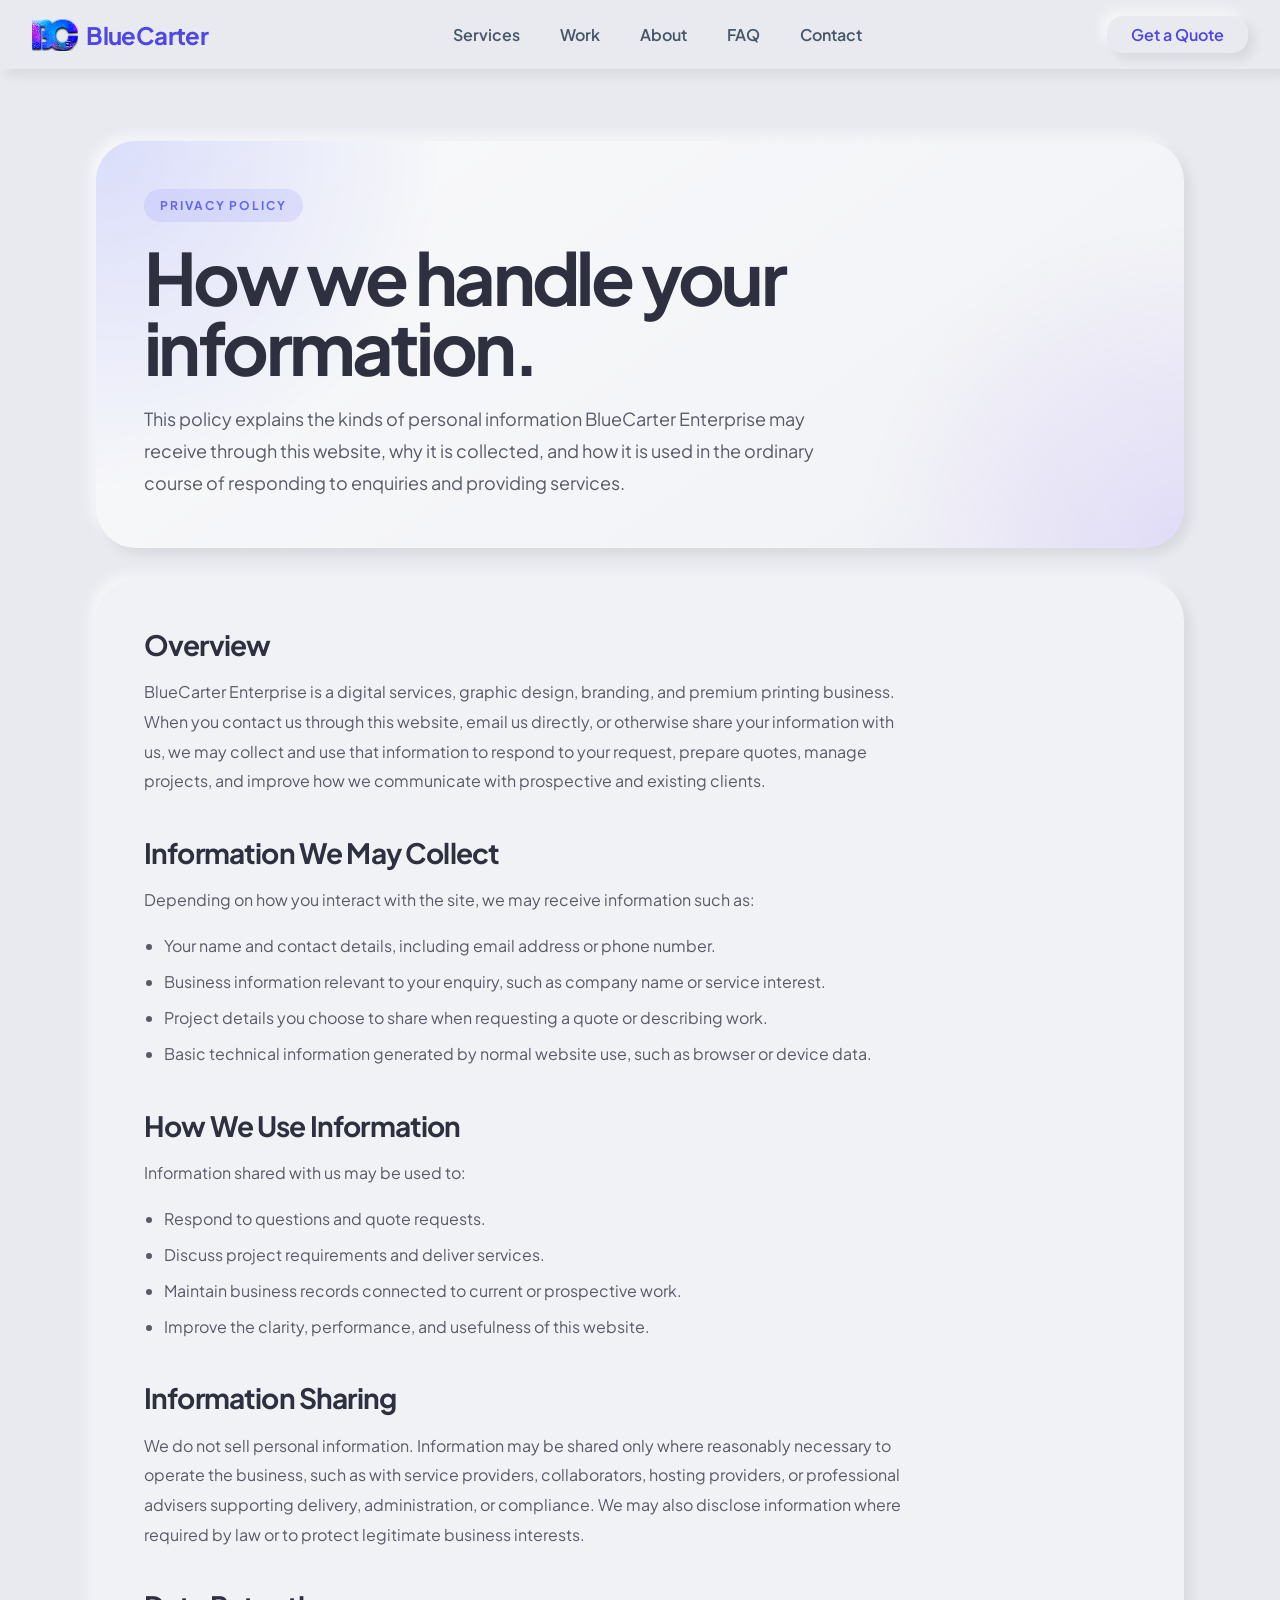
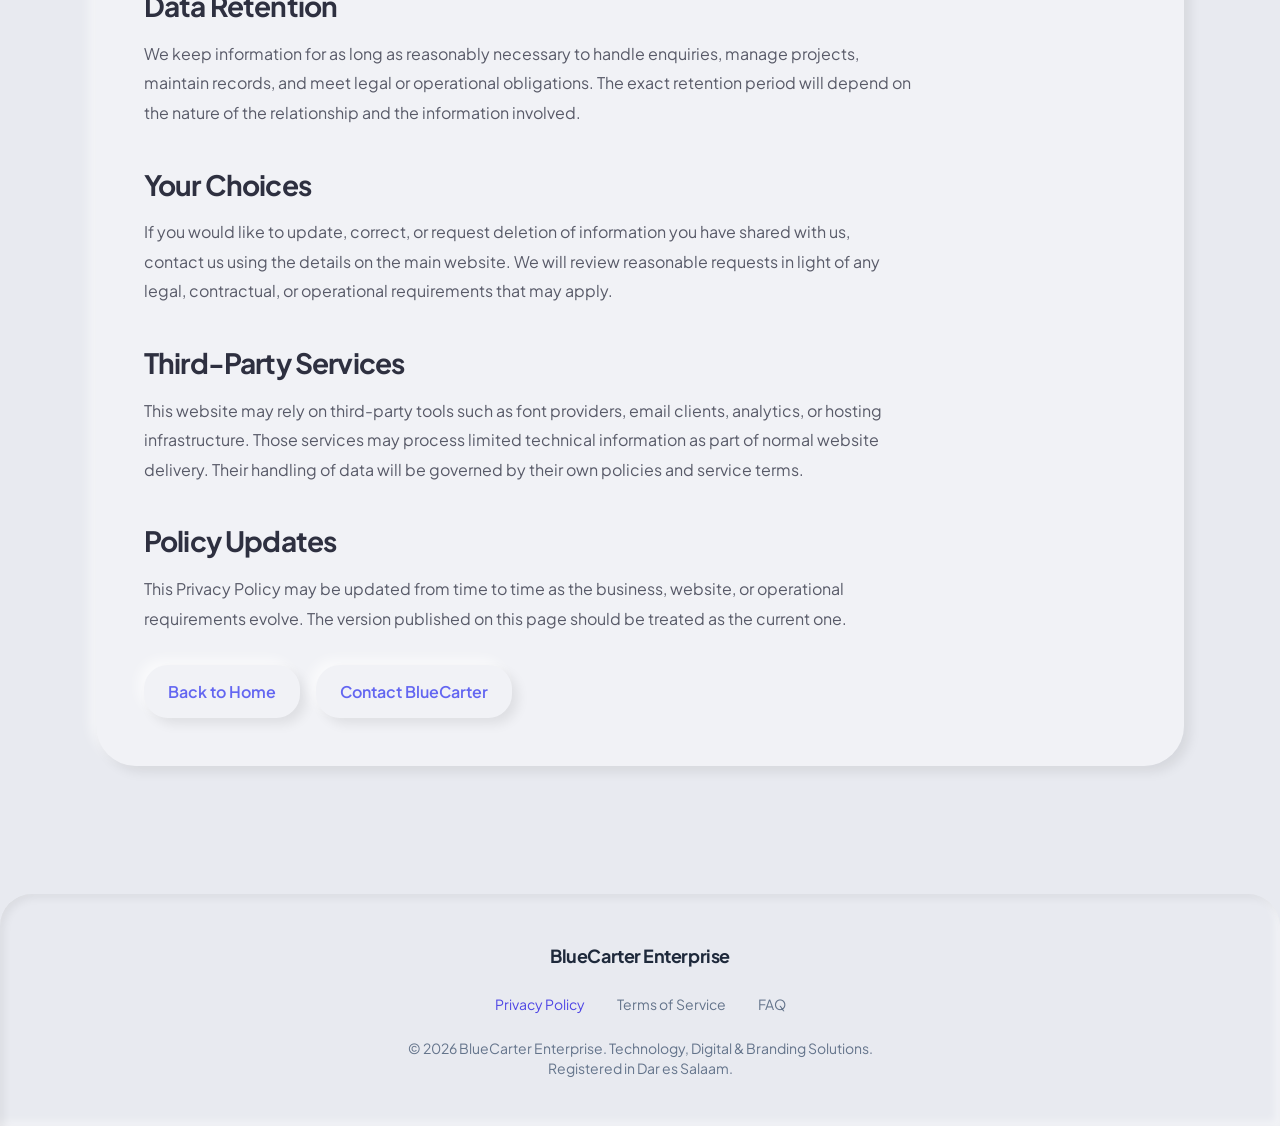
<file: privacy-policy.html>
<!DOCTYPE html>
<html class="light" lang="en">
<head>
  <meta charset="utf-8" />
  <meta content="width=device-width, initial-scale=1.0" name="viewport" />
  <title>Privacy Policy | BlueCarter Enterprise</title>
  <meta content="How BlueCarter Enterprise handles personal information shared through this website." name="description" />
  <meta content="index, follow" name="robots" />
  <link href="https://www.bluecarterent.com/privacy-policy.html" rel="canonical" />
  <meta content="Privacy Policy | BlueCarter Enterprise" property="og:title" />
  <meta content="How BlueCarter Enterprise handles personal information shared through this website." property="og:description" />
  <meta content="article" property="og:type" />
  <meta content="https://www.bluecarterent.com/privacy-policy.html" property="og:url" />
  <meta content="https://www.bluecarterent.com/assets/logos/bc_logo_192x192.png" property="og:image" />
  <meta content="summary" name="twitter:card" />
  <meta content="Privacy Policy | BlueCarter Enterprise" name="twitter:title" />
  <meta content="How BlueCarter Enterprise handles personal information shared through this website." name="twitter:description" />
  <link href="https://fonts.googleapis.com/css2?family=Plus+Jakarta+Sans:wght@400;500;600;700;800&display=swap" rel="stylesheet" />
  <link href="https://fonts.googleapis.com/css2?family=Material+Symbols+Outlined:wght,FILL@100..700,0..1&display=swap" rel="stylesheet" />
  <link href="assets/logos/bc_logo_32x32.png" rel="icon" sizes="32x32" type="image/png" />
  <link href="assets/logos/bc_logo_192x192.png" rel="icon" sizes="192x192" type="image/png" />
  <link href="assets/css/styles.css" rel="stylesheet" />
</head>
<body class="bg-background selection:bg-primary-container selection:text-on-primary-container">
  <div class="site-shell">
    <nav class="sticky top-0 w-full z-50 bg-[#e8eaf0] flex justify-between items-center px-8 py-4 max-w-full mx-auto shadow-[6px_6px_12px_rgba(0,0,0,0.08),-6px_-6px_12px_rgba(255,255,255,0.6)]">
      <a class="flex items-center gap-2 text-2xl font-bold text-indigo-600 tracking-tight" href="index.html">
        <img alt="BlueCarter Enterprise logo" height="60" src="assets/logos/bc_logo.png" style="height: 2rem; width: auto;" width="88" />
        <span>BlueCarter</span>
      </a>

      <div class="hidden md:flex space-x-10 font-['Plus_Jakarta_Sans'] font-semibold">
        <a class="text-slate-600 hover:text-indigo-500 transition-colors duration-300" href="index.html#services">Services</a>
        <a class="text-slate-600 hover:text-indigo-500 transition-colors duration-300" href="work.html">Work</a>
        <a class="text-slate-600 hover:text-indigo-500 transition-colors duration-300" href="index.html#about">About</a>
        <a class="text-slate-600 hover:text-indigo-500 transition-colors duration-300" href="faq.html">FAQ</a>
        <a class="text-slate-600 hover:text-indigo-500 transition-colors duration-300" href="index.html#contact">Contact</a>
      </div>

      <a class="neomorph-raised px-6 py-2 rounded-lg text-indigo-600 font-semibold active:shadow-[inset_4px_4px_8px_rgba(0,0,0,0.06),inset_-4px_-4px_8px_rgba(255,255,255,0.5)] transition-all" href="index.html#contact">
        Get a Quote
      </a>
    </nav>

    <main class="page-main">
      <section class="page-hero">
        <div class="page-hero-card neomorph-raised">
          <span class="eyebrow">Privacy Policy</span>
          <h1 class="text-on-surface">How we handle your information.</h1>
          <p>
            This policy explains the kinds of personal information BlueCarter Enterprise may receive through this website,
            why it is collected, and how it is used in the ordinary course of responding to enquiries and providing services.
          </p>
        </div>
      </section>

      <section class="content-page">
        <div class="content-card neomorph-raised">
          <div class="content-prose">
            <h2>Overview</h2>
            <p>
              BlueCarter Enterprise is a digital services, graphic design, branding, and premium printing business. When you contact us through this
              website, email us directly, or otherwise share your information with us, we may collect and use that information to respond to
              your request, prepare quotes, manage projects, and improve how we communicate with prospective and existing clients.
            </p>

            <h2>Information We May Collect</h2>
            <p>Depending on how you interact with the site, we may receive information such as:</p>
            <ul>
              <li>Your name and contact details, including email address or phone number.</li>
              <li>Business information relevant to your enquiry, such as company name or service interest.</li>
              <li>Project details you choose to share when requesting a quote or describing work.</li>
              <li>Basic technical information generated by normal website use, such as browser or device data.</li>
            </ul>

            <h2>How We Use Information</h2>
            <p>Information shared with us may be used to:</p>
            <ul>
              <li>Respond to questions and quote requests.</li>
              <li>Discuss project requirements and deliver services.</li>
              <li>Maintain business records connected to current or prospective work.</li>
              <li>Improve the clarity, performance, and usefulness of this website.</li>
            </ul>

            <h2>Information Sharing</h2>
            <p>
              We do not sell personal information. Information may be shared only where reasonably necessary to operate the business,
              such as with service providers, collaborators, hosting providers, or professional advisers supporting delivery, administration,
              or compliance. We may also disclose information where required by law or to protect legitimate business interests.
            </p>

            <h2>Data Retention</h2>
            <p>
              We keep information for as long as reasonably necessary to handle enquiries, manage projects, maintain records, and meet legal
              or operational obligations. The exact retention period will depend on the nature of the relationship and the information involved.
            </p>

            <h2>Your Choices</h2>
            <p>
              If you would like to update, correct, or request deletion of information you have shared with us, contact us using the details on
              the main website. We will review reasonable requests in light of any legal, contractual, or operational requirements that may apply.
            </p>

            <h2>Third-Party Services</h2>
            <p>
              This website may rely on third-party tools such as font providers, email clients, analytics, or hosting infrastructure. Those
              services may process limited technical information as part of normal website delivery. Their handling of data will be governed by
              their own policies and service terms.
            </p>

            <h2>Policy Updates</h2>
            <p>
              This Privacy Policy may be updated from time to time as the business, website, or operational requirements evolve. The version
              published on this page should be treated as the current one.
            </p>

            <div class="page-actions">
              <a class="button-link neomorph-raised rounded-xl text-primary font-semibold transition-all" href="index.html">Back to Home</a>
              <a class="button-link neomorph-raised rounded-xl text-primary font-semibold transition-all" href="index.html#contact">Contact BlueCarter</a>
            </div>
          </div>
        </div>
      </section>
    </main>

    <footer class="w-full rounded-t-[32px] bg-[#e8eaf0] shadow-[inset_4px_4px_8px_rgba(0,0,0,0.06),inset_-4px_-4px_8px_rgba(255,255,255,0.5)] mt-12">
      <div class="flex flex-col items-center py-12 px-6 space-y-6 w-full font-['Plus_Jakarta_Sans'] text-sm">
        <div class="text-lg font-bold text-slate-800 tracking-tight">BlueCarter Enterprise</div>

        <div class="flex space-x-8">
          <a class="text-indigo-600 transition-opacity duration-200" href="privacy-policy.html">Privacy Policy</a>
          <a class="text-slate-500 hover:text-indigo-500 transition-opacity duration-200" href="terms-of-service.html">Terms of Service</a>
          <a class="text-slate-500 hover:text-indigo-500 transition-opacity duration-200" href="faq.html">FAQ</a>
        </div>

        <div class="text-slate-500 text-center max-w-lg">
          © <span id="year"></span> BlueCarter Enterprise. Technology, Digital &amp; Branding Solutions.
          <br />
          Registered in Dar es Salaam.
        </div>
      </div>
    </footer>
  </div>
  <script>
    document.getElementById("year").textContent = new Date().getFullYear();
  </script>
</body>
</html>
</file>
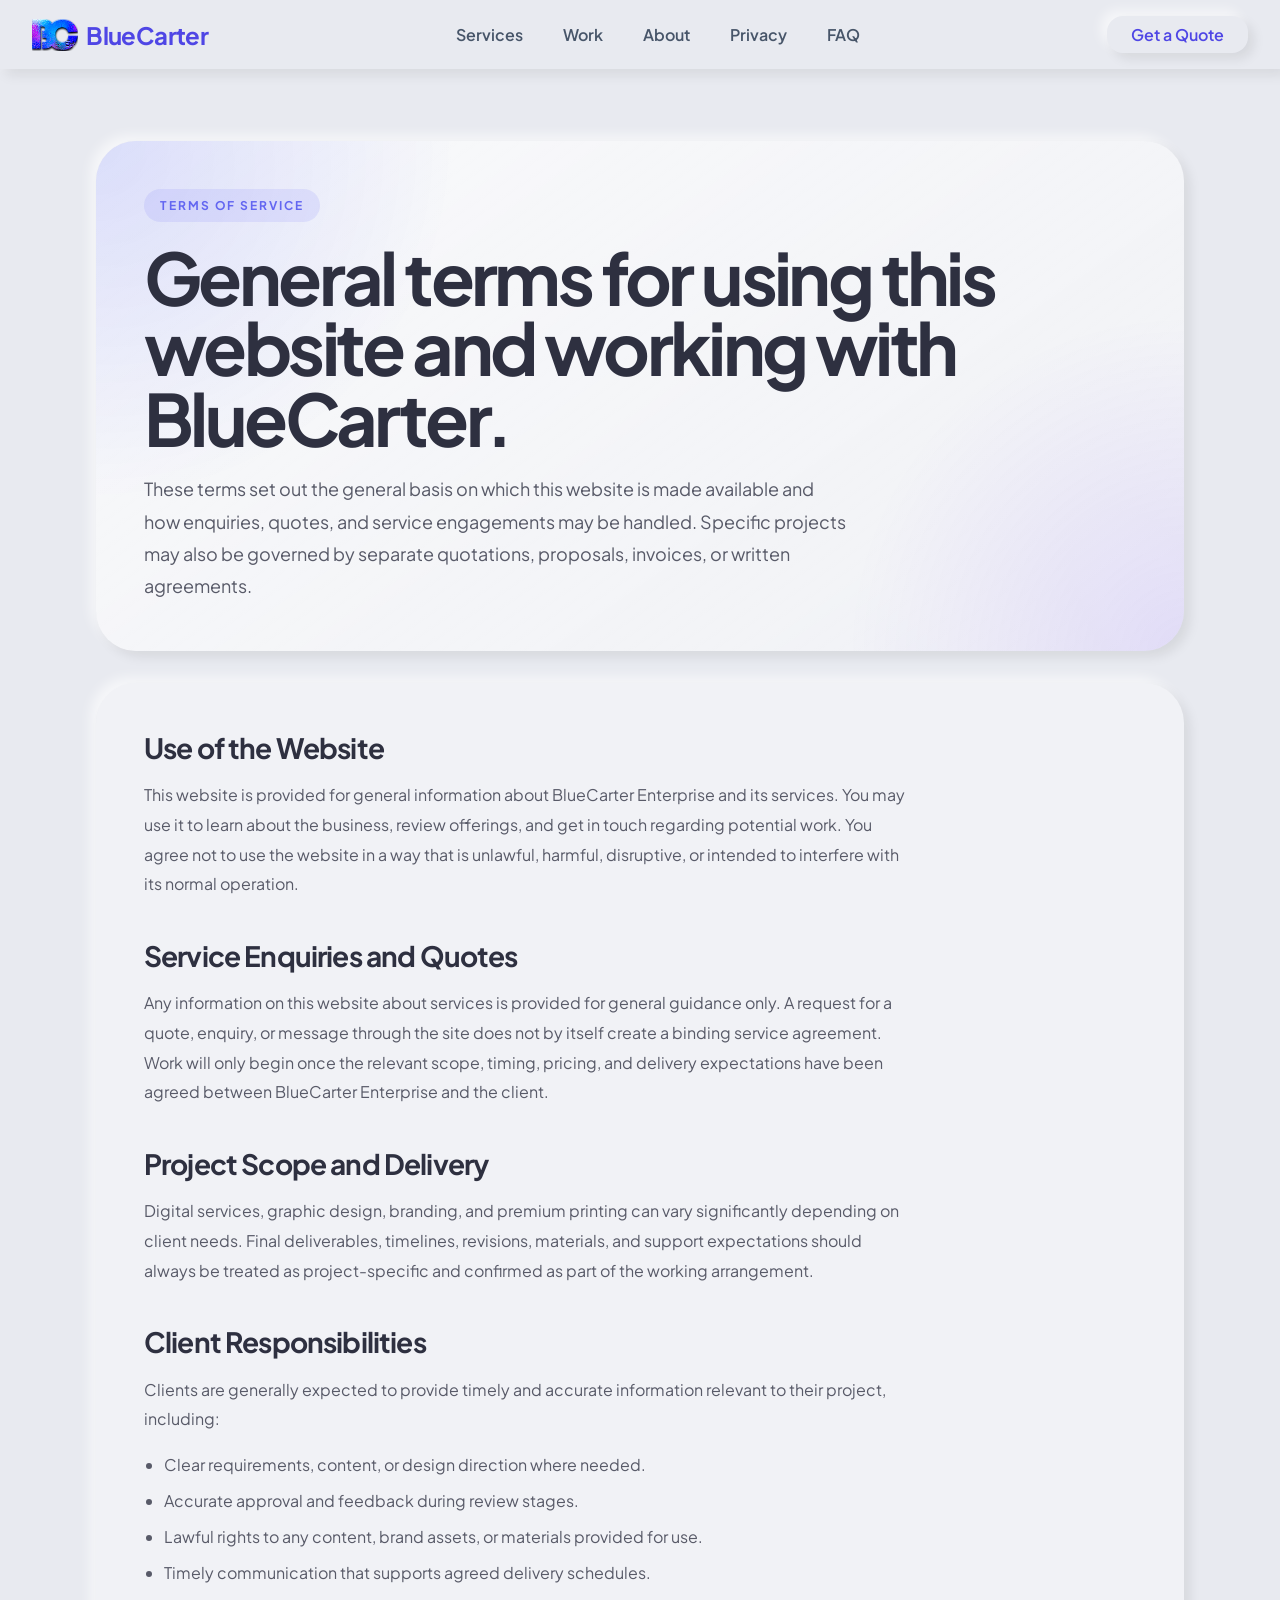
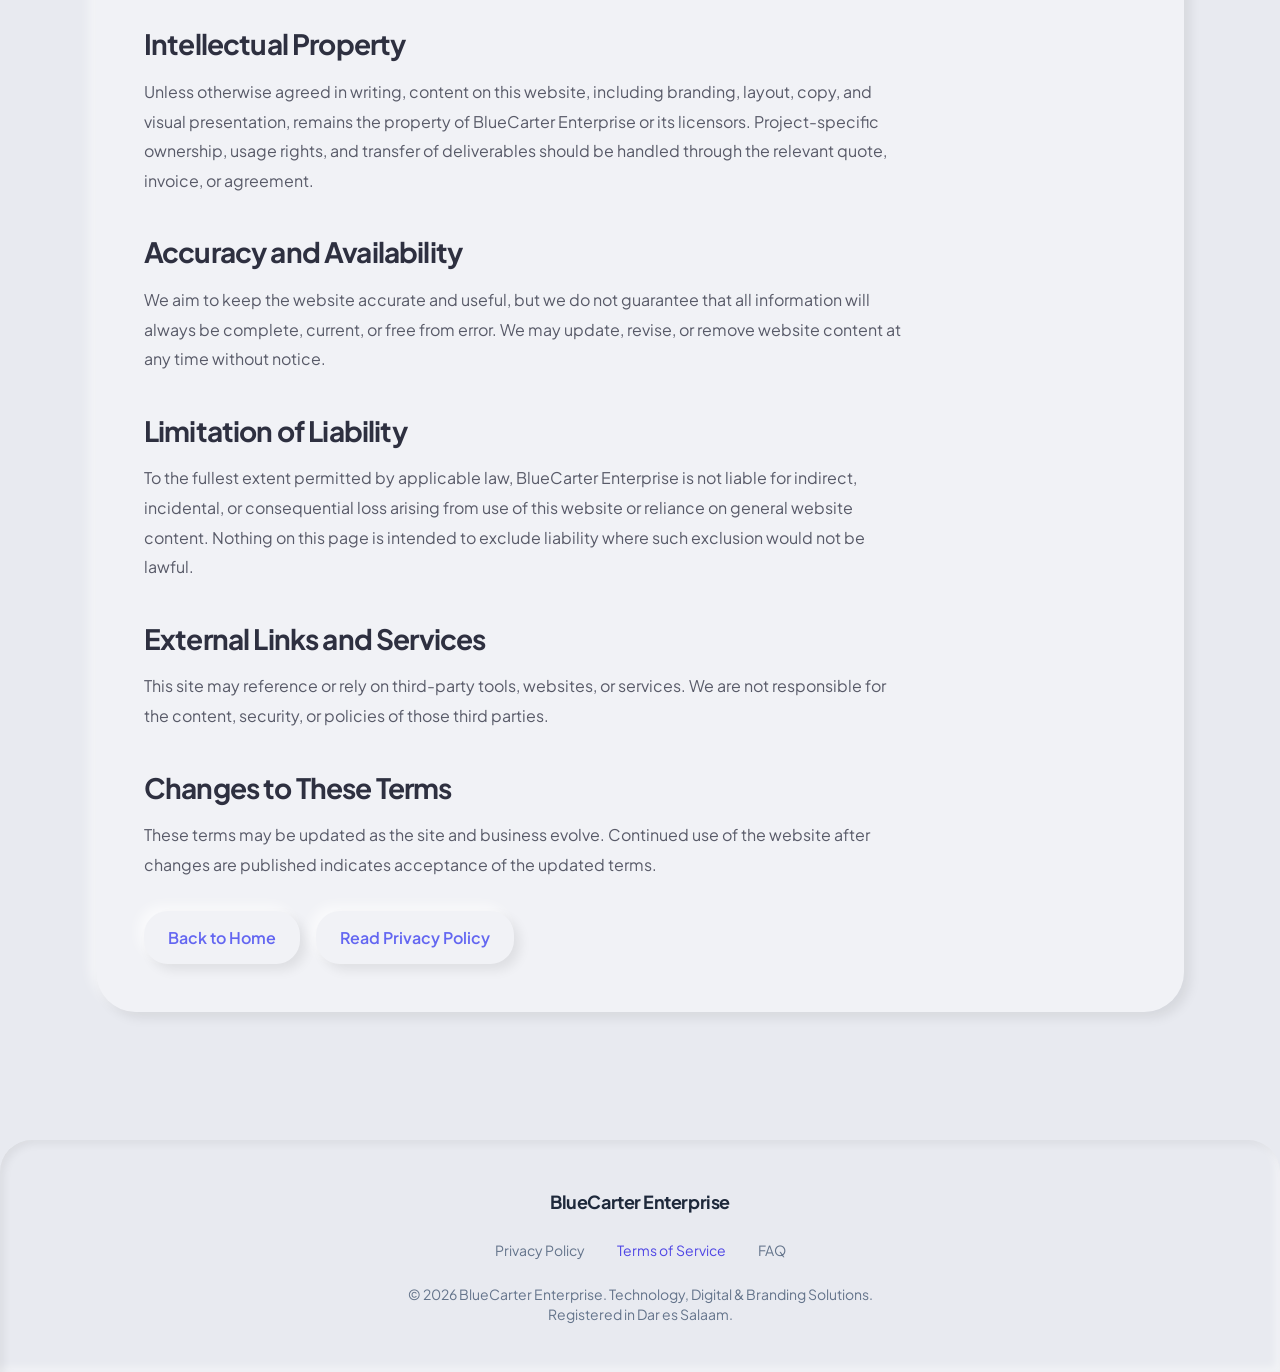
<file: terms-of-service.html>
<!DOCTYPE html>
<html class="light" lang="en">
<head>
  <meta charset="utf-8" />
  <meta content="width=device-width, initial-scale=1.0" name="viewport" />
  <title>Terms of Service | BlueCarter Enterprise</title>
  <meta content="General website and service terms for BlueCarter Enterprise." name="description" />
  <meta content="index, follow" name="robots" />
  <link href="https://www.bluecarterent.com/terms-of-service.html" rel="canonical" />
  <meta content="Terms of Service | BlueCarter Enterprise" property="og:title" />
  <meta content="General website and service terms for BlueCarter Enterprise." property="og:description" />
  <meta content="article" property="og:type" />
  <meta content="https://www.bluecarterent.com/terms-of-service.html" property="og:url" />
  <meta content="https://www.bluecarterent.com/assets/logos/bc_logo_192x192.png" property="og:image" />
  <meta content="summary" name="twitter:card" />
  <meta content="Terms of Service | BlueCarter Enterprise" name="twitter:title" />
  <meta content="General website and service terms for BlueCarter Enterprise." name="twitter:description" />
  <link href="https://fonts.googleapis.com/css2?family=Plus+Jakarta+Sans:wght@400;500;600;700;800&display=swap" rel="stylesheet" />
  <link href="https://fonts.googleapis.com/css2?family=Material+Symbols+Outlined:wght,FILL@100..700,0..1&display=swap" rel="stylesheet" />
  <link href="assets/logos/bc_logo_32x32.png" rel="icon" sizes="32x32" type="image/png" />
  <link href="assets/logos/bc_logo_192x192.png" rel="icon" sizes="192x192" type="image/png" />
  <link href="assets/css/styles.css" rel="stylesheet" />
</head>
<body class="bg-background selection:bg-primary-container selection:text-on-primary-container">
  <div class="site-shell">
    <nav class="sticky top-0 w-full z-50 bg-[#e8eaf0] flex justify-between items-center px-8 py-4 max-w-full mx-auto shadow-[6px_6px_12px_rgba(0,0,0,0.08),-6px_-6px_12px_rgba(255,255,255,0.6)]">
      <a class="flex items-center gap-2 text-2xl font-bold text-indigo-600 tracking-tight" href="index.html">
        <img alt="BlueCarter Enterprise logo" height="60" src="assets/logos/bc_logo.png" style="height: 2rem; width: auto;" width="88" />
        <span>BlueCarter</span>
      </a>

      <div class="hidden md:flex space-x-10 font-['Plus_Jakarta_Sans'] font-semibold">
        <a class="text-slate-600 hover:text-indigo-500 transition-colors duration-300" href="index.html#services">Services</a>
        <a class="text-slate-600 hover:text-indigo-500 transition-colors duration-300" href="work.html">Work</a>
        <a class="text-slate-600 hover:text-indigo-500 transition-colors duration-300" href="index.html#about">About</a>
        <a class="text-slate-600 hover:text-indigo-500 transition-colors duration-300" href="privacy-policy.html">Privacy</a>
        <a class="text-slate-600 hover:text-indigo-500 transition-colors duration-300" href="faq.html">FAQ</a>
      </div>

      <a class="neomorph-raised px-6 py-2 rounded-lg text-indigo-600 font-semibold active:shadow-[inset_4px_4px_8px_rgba(0,0,0,0.06),inset_-4px_-4px_8px_rgba(255,255,255,0.5)] transition-all" href="index.html#contact">
        Get a Quote
      </a>
    </nav>

    <main class="page-main">
      <section class="page-hero">
        <div class="page-hero-card neomorph-raised">
          <span class="eyebrow">Terms of Service</span>
          <h1 class="text-on-surface">General terms for using this website and working with BlueCarter.</h1>
          <p>
            These terms set out the general basis on which this website is made available and how enquiries, quotes,
            and service engagements may be handled. Specific projects may also be governed by separate quotations,
            proposals, invoices, or written agreements.
          </p>
        </div>
      </section>

      <section class="content-page">
        <div class="content-card neomorph-raised">
          <div class="content-prose">
            <h2>Use of the Website</h2>
            <p>
              This website is provided for general information about BlueCarter Enterprise and its services. You may use it to learn about
              the business, review offerings, and get in touch regarding potential work. You agree not to use the website in a way that is
              unlawful, harmful, disruptive, or intended to interfere with its normal operation.
            </p>

            <h2>Service Enquiries and Quotes</h2>
            <p>
              Any information on this website about services is provided for general guidance only. A request for a quote, enquiry, or message
              through the site does not by itself create a binding service agreement. Work will only begin once the relevant scope, timing,
              pricing, and delivery expectations have been agreed between BlueCarter Enterprise and the client.
            </p>

            <h2>Project Scope and Delivery</h2>
            <p>
              Digital services, graphic design, branding, and premium printing can vary significantly depending on client needs. Final deliverables, timelines,
              revisions, materials, and support expectations should always be treated as project-specific and confirmed as part of the working arrangement.
            </p>

            <h2>Client Responsibilities</h2>
            <p>Clients are generally expected to provide timely and accurate information relevant to their project, including:</p>
            <ul>
              <li>Clear requirements, content, or design direction where needed.</li>
              <li>Accurate approval and feedback during review stages.</li>
              <li>Lawful rights to any content, brand assets, or materials provided for use.</li>
              <li>Timely communication that supports agreed delivery schedules.</li>
            </ul>

            <h2>Intellectual Property</h2>
            <p>
              Unless otherwise agreed in writing, content on this website, including branding, layout, copy, and visual presentation, remains
              the property of BlueCarter Enterprise or its licensors. Project-specific ownership, usage rights, and transfer of deliverables
              should be handled through the relevant quote, invoice, or agreement.
            </p>

            <h2>Accuracy and Availability</h2>
            <p>
              We aim to keep the website accurate and useful, but we do not guarantee that all information will always be complete, current,
              or free from error. We may update, revise, or remove website content at any time without notice.
            </p>

            <h2>Limitation of Liability</h2>
            <p>
              To the fullest extent permitted by applicable law, BlueCarter Enterprise is not liable for indirect, incidental, or consequential
              loss arising from use of this website or reliance on general website content. Nothing on this page is intended to exclude liability
              where such exclusion would not be lawful.
            </p>

            <h2>External Links and Services</h2>
            <p>
              This site may reference or rely on third-party tools, websites, or services. We are not responsible for the content, security,
              or policies of those third parties.
            </p>

            <h2>Changes to These Terms</h2>
            <p>
              These terms may be updated as the site and business evolve. Continued use of the website after changes are published indicates
              acceptance of the updated terms.
            </p>

            <div class="page-actions">
              <a class="button-link neomorph-raised rounded-xl text-primary font-semibold transition-all" href="index.html">Back to Home</a>
              <a class="button-link neomorph-raised rounded-xl text-primary font-semibold transition-all" href="privacy-policy.html">Read Privacy Policy</a>
            </div>
          </div>
        </div>
      </section>
    </main>

    <footer class="w-full rounded-t-[32px] bg-[#e8eaf0] shadow-[inset_4px_4px_8px_rgba(0,0,0,0.06),inset_-4px_-4px_8px_rgba(255,255,255,0.5)] mt-12">
      <div class="flex flex-col items-center py-12 px-6 space-y-6 w-full font-['Plus_Jakarta_Sans'] text-sm">
        <div class="text-lg font-bold text-slate-800 tracking-tight">BlueCarter Enterprise</div>

        <div class="flex space-x-8">
          <a class="text-slate-500 hover:text-indigo-500 transition-opacity duration-200" href="privacy-policy.html">Privacy Policy</a>
          <a class="text-indigo-600 transition-opacity duration-200" href="terms-of-service.html">Terms of Service</a>
          <a class="text-slate-500 hover:text-indigo-500 transition-opacity duration-200" href="faq.html">FAQ</a>
        </div>

        <div class="text-slate-500 text-center max-w-lg">
          © <span id="year"></span> BlueCarter Enterprise. Technology, Digital &amp; Branding Solutions.
          <br />
          Registered in Dar es Salaam.
        </div>
      </div>
    </footer>
  </div>
  <script>
    document.getElementById("year").textContent = new Date().getFullYear();
  </script>
</body>
</html>
</file>
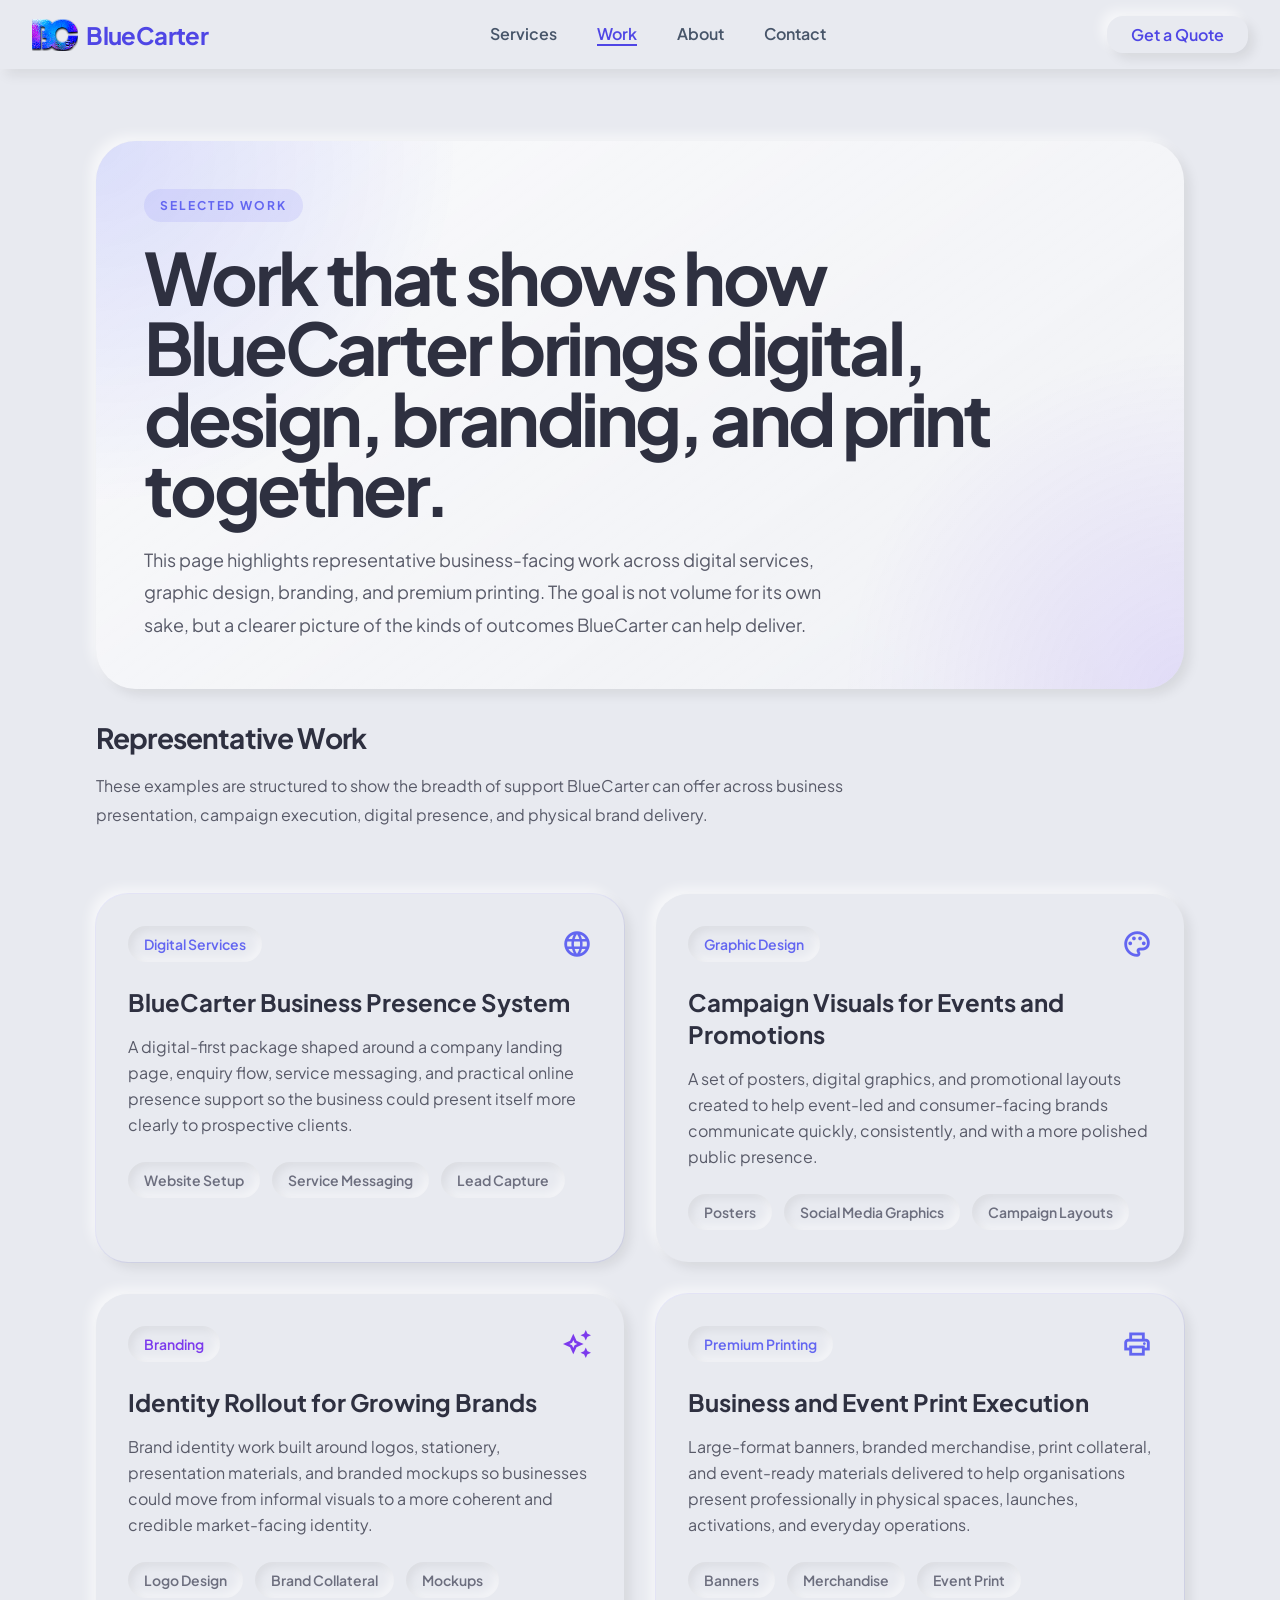
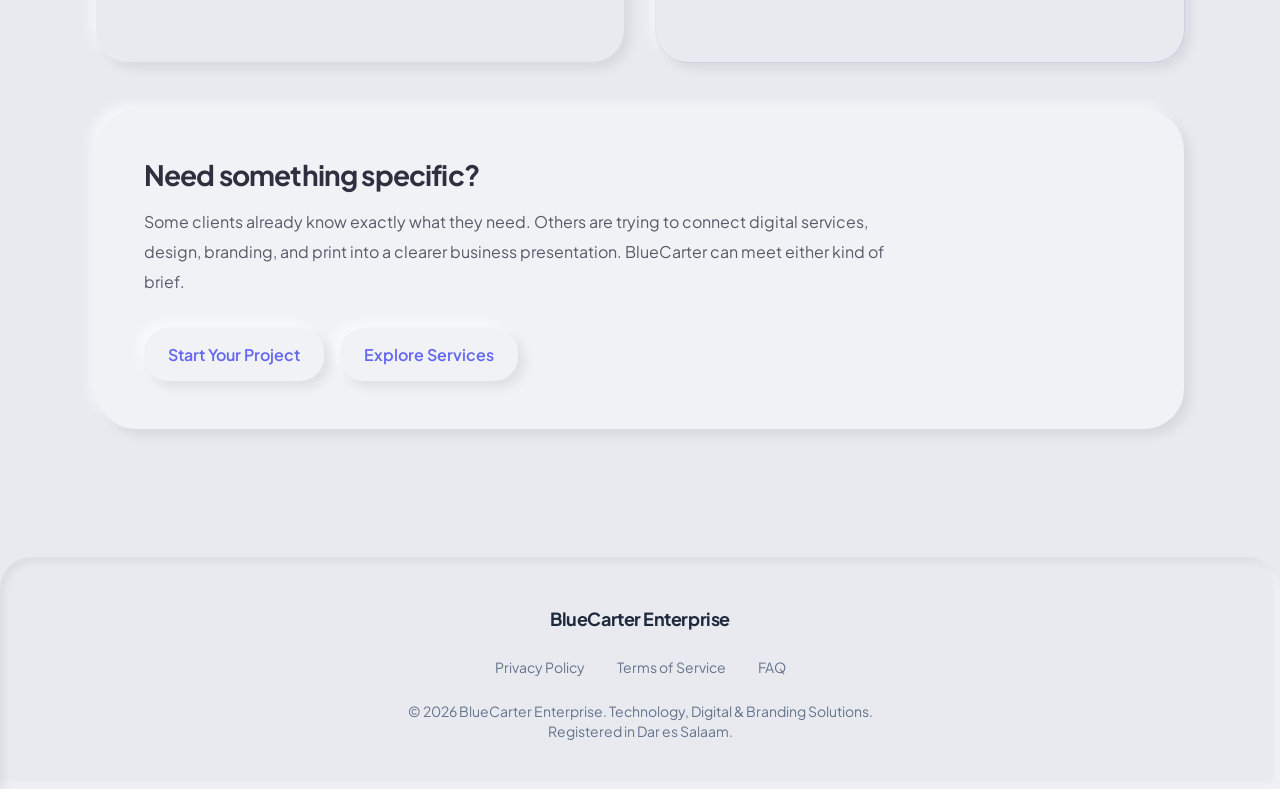
<file: work.html>
<!DOCTYPE html>
<html class="light" lang="en">
<head>
  <meta charset="utf-8" />
  <meta content="width=device-width, initial-scale=1.0" name="viewport" />
  <title>Selected Work | BlueCarter Enterprise Digital, Branding &amp; Print Projects</title>
  <meta content="Explore selected BlueCarter Enterprise work across digital services, graphic design, branding, and premium printing for businesses, institutions, and events." name="description" />
  <meta content="index, follow" name="robots" />
  <link href="https://www.bluecarterent.com/work.html" rel="canonical" />
  <meta content="Selected Work | BlueCarter Enterprise Digital, Branding &amp; Print Projects" property="og:title" />
  <meta content="Representative BlueCarter Enterprise work across digital services, graphic design, branding, and premium printing." property="og:description" />
  <meta content="website" property="og:type" />
  <meta content="https://www.bluecarterent.com/work.html" property="og:url" />
  <meta content="https://www.bluecarterent.com/assets/images/team.jpg" property="og:image" />
  <meta content="summary_large_image" name="twitter:card" />
  <meta content="Selected Work | BlueCarter Enterprise Digital, Branding &amp; Print Projects" name="twitter:title" />
  <meta content="Representative BlueCarter Enterprise work across digital services, graphic design, branding, and premium printing." name="twitter:description" />
  <meta content="https://www.bluecarterent.com/assets/images/team.jpg" name="twitter:image" />
  <link href="https://fonts.googleapis.com/css2?family=Plus+Jakarta+Sans:wght@400;500;600;700;800&display=swap" rel="stylesheet" />
  <link href="https://fonts.googleapis.com/css2?family=Material+Symbols+Outlined:wght,FILL@100..700,0..1&display=swap" rel="stylesheet" />
  <link href="assets/logos/bc_logo_32x32.png" rel="icon" sizes="32x32" type="image/png" />
  <link href="assets/logos/bc_logo_192x192.png" rel="icon" sizes="192x192" type="image/png" />
  <link href="assets/css/styles.css" rel="stylesheet" />
  <script type="application/ld+json">
    {
      "@context": "https://schema.org",
      "@type": "CollectionPage",
      "name": "Selected Work",
      "url": "https://www.bluecarterent.com/work.html",
      "description": "Representative BlueCarter Enterprise work across digital services, graphic design, branding, and premium printing.",
      "isPartOf": {
        "@type": "WebSite",
        "name": "BlueCarter Enterprise",
        "url": "https://www.bluecarterent.com/"
      }
    }
  </script>
</head>
<body class="bg-background selection:bg-primary-container selection:text-on-primary-container">
  <div class="site-shell">
    <nav class="sticky top-0 w-full z-50 bg-[#e8eaf0] flex justify-between items-center px-8 py-4 max-w-full mx-auto shadow-[6px_6px_12px_rgba(0,0,0,0.08),-6px_-6px_12px_rgba(255,255,255,0.6)]">
      <a class="flex items-center gap-2 text-2xl font-bold text-indigo-600 tracking-tight" href="index.html">
        <img alt="BlueCarter Enterprise logo" height="60" src="assets/logos/bc_logo.png" style="height: 2rem; width: auto;" width="88" />
        <span>BlueCarter</span>
      </a>

      <div class="hidden md:flex space-x-10 font-['Plus_Jakarta_Sans'] font-semibold">
        <a class="text-slate-600 hover:text-indigo-500 transition-colors duration-300" href="index.html#services">Services</a>
        <a class="text-indigo-600 border-b-2 border-indigo-600 transition-colors duration-300" href="work.html">Work</a>
        <a class="text-slate-600 hover:text-indigo-500 transition-colors duration-300" href="index.html#about">About</a>
        <a class="text-slate-600 hover:text-indigo-500 transition-colors duration-300" href="index.html#contact">Contact</a>
      </div>

      <a class="neomorph-raised px-6 py-2 rounded-lg text-indigo-600 font-semibold active:shadow-[inset_4px_4px_8px_rgba(0,0,0,0.06),inset_-4px_-4px_8px_rgba(255,255,255,0.5)] transition-all" href="index.html#contact">
        Get a Quote
      </a>
    </nav>

    <main class="page-main">
      <section class="page-hero">
        <div class="page-hero-card neomorph-raised">
          <span class="eyebrow">Selected Work</span>
          <h1 class="text-on-surface">Work that shows how BlueCarter brings digital, design, branding, and print together.</h1>
          <p>
            This page highlights representative business-facing work across digital services, graphic design, branding,
            and premium printing. The goal is not volume for its own sake, but a clearer picture of the kinds of outcomes
            BlueCarter can help deliver.
          </p>
        </div>
      </section>

      <section class="content-page">
        <div class="mb-16 content-prose">
          <h2>Representative Work</h2>
          <p>
            These examples are structured to show the breadth of support BlueCarter can offer across business presentation,
            campaign execution, digital presence, and physical brand delivery.
          </p>
        </div>

        <div class="grid grid-cols-1 md:grid-cols-2 gap-8 auto-rows-fr">
          <article class="group relative neomorph-raised rounded-[32px] p-8 bg-background min-h-[360px] flex flex-col justify-between overflow-hidden transition-all duration-300 hover:-translate-y-1 hover:shadow-[10px_10px_20px_rgba(0,0,0,0.12),-10px_-10px_20px_rgba(255,255,255,0.7)] ring-1 ring-primary/10">
            <div class="absolute inset-0 rounded-[32px] opacity-0 group-hover:opacity-100 transition duration-500 pointer-events-none bg-gradient-to-br from-white/40 to-transparent"></div>

            <div class="relative z-10">
              <div class="flex items-center justify-between mb-6">
                <span class="px-4 py-2 neomorph-inset rounded-full text-sm font-semibold text-primary">Digital Services</span>
                <span class="material-symbols-outlined text-primary text-3xl leading-none">language</span>
              </div>

              <h2 class="text-2xl font-bold mb-3">BlueCarter Business Presence System</h2>
              <p class="text-on-surface-variant leading-relaxed">
                A digital-first package shaped around a company landing page, enquiry flow, service messaging, and practical online presence support
                so the business could present itself more clearly to prospective clients.
              </p>

              <div class="mt-6 flex flex-wrap gap-3">
                <span class="px-4 py-2 neomorph-inset rounded-full text-sm font-semibold text-secondary">Website Setup</span>
                <span class="px-4 py-2 neomorph-inset rounded-full text-sm font-semibold text-secondary">Service Messaging</span>
                <span class="px-4 py-2 neomorph-inset rounded-full text-sm font-semibold text-secondary">Lead Capture</span>
              </div>
            </div>
          </article>

          <article class="group relative neomorph-raised rounded-[32px] p-8 bg-background min-h-[360px] flex flex-col justify-between overflow-hidden transition-all duration-300 hover:-translate-y-1 hover:shadow-[10px_10px_20px_rgba(0,0,0,0.12),-10px_-10px_20px_rgba(255,255,255,0.7)]">
            <div class="absolute inset-0 rounded-[32px] opacity-0 group-hover:opacity-100 transition duration-500 pointer-events-none bg-gradient-to-br from-white/40 to-transparent"></div>

            <div class="relative z-10">
              <div class="flex items-center justify-between mb-6">
                <span class="px-4 py-2 neomorph-inset rounded-full text-sm font-semibold text-primary">Graphic Design</span>
                <span class="material-symbols-outlined text-primary text-3xl leading-none">palette</span>
              </div>

              <h2 class="text-2xl font-bold mb-3">Campaign Visuals for Events and Promotions</h2>
              <p class="text-on-surface-variant leading-relaxed">
                A set of posters, digital graphics, and promotional layouts created to help event-led and consumer-facing brands communicate quickly,
                consistently, and with a more polished public presence.
              </p>

              <div class="mt-6 flex flex-wrap gap-3">
                <span class="px-4 py-2 neomorph-inset rounded-full text-sm font-semibold text-secondary">Posters</span>
                <span class="px-4 py-2 neomorph-inset rounded-full text-sm font-semibold text-secondary">Social Media Graphics</span>
                <span class="px-4 py-2 neomorph-inset rounded-full text-sm font-semibold text-secondary">Campaign Layouts</span>
              </div>
            </div>
          </article>

          <article class="group relative neomorph-raised rounded-[32px] p-8 bg-background min-h-[360px] flex flex-col justify-between overflow-hidden transition-all duration-300 hover:-translate-y-1 hover:shadow-[10px_10px_20px_rgba(0,0,0,0.12),-10px_-10px_20px_rgba(255,255,255,0.7)]">
            <div class="absolute inset-0 rounded-[32px] opacity-0 group-hover:opacity-100 transition duration-500 pointer-events-none bg-gradient-to-br from-white/40 to-transparent"></div>

            <div class="relative z-10">
              <div class="flex items-center justify-between mb-6">
                <span class="px-4 py-2 neomorph-inset rounded-full text-sm font-semibold text-tertiary">Branding</span>
                <span class="material-symbols-outlined text-tertiary text-3xl leading-none">auto_awesome</span>
              </div>

              <h2 class="text-2xl font-bold mb-3">Identity Rollout for Growing Brands</h2>
              <p class="text-on-surface-variant leading-relaxed">
                Brand identity work built around logos, stationery, presentation materials, and branded mockups so businesses could move from
                informal visuals to a more coherent and credible market-facing identity.
              </p>

              <div class="mt-6 flex flex-wrap gap-3">
                <span class="px-4 py-2 neomorph-inset rounded-full text-sm font-semibold text-secondary">Logo Design</span>
                <span class="px-4 py-2 neomorph-inset rounded-full text-sm font-semibold text-secondary">Brand Collateral</span>
                <span class="px-4 py-2 neomorph-inset rounded-full text-sm font-semibold text-secondary">Mockups</span>
              </div>
            </div>
          </article>

          <article class="group relative neomorph-raised rounded-[32px] p-8 bg-background min-h-[360px] flex flex-col justify-between overflow-hidden transition-all duration-300 hover:-translate-y-1 hover:shadow-[10px_10px_20px_rgba(0,0,0,0.12),-10px_-10px_20px_rgba(255,255,255,0.7)] ring-1 ring-primary/10">
            <div class="absolute inset-0 rounded-[32px] opacity-0 group-hover:opacity-100 transition duration-500 pointer-events-none bg-gradient-to-br from-white/40 to-transparent"></div>

            <div class="relative z-10">
              <div class="flex items-center justify-between mb-6">
                <span class="px-4 py-2 neomorph-inset rounded-full text-sm font-semibold text-primary">Premium Printing</span>
                <span class="material-symbols-outlined text-primary text-3xl leading-none">local_printshop</span>
              </div>

              <h2 class="text-2xl font-bold mb-3">Business and Event Print Execution</h2>
              <p class="text-on-surface-variant leading-relaxed">
                Large-format banners, branded merchandise, print collateral, and event-ready materials delivered to help organisations present
                professionally in physical spaces, launches, activations, and everyday operations.
              </p>

              <div class="mt-6 flex flex-wrap gap-3">
                <span class="px-4 py-2 neomorph-inset rounded-full text-sm font-semibold text-secondary">Banners</span>
                <span class="px-4 py-2 neomorph-inset rounded-full text-sm font-semibold text-secondary">Merchandise</span>
                <span class="px-4 py-2 neomorph-inset rounded-full text-sm font-semibold text-secondary">Event Print</span>
              </div>
            </div>
          </article>
        </div>

        <div class="content-card neomorph-raised mt-12">
          <div class="content-prose">
            <h2>Need something specific?</h2>
            <p>
              Some clients already know exactly what they need. Others are trying to connect digital services, design,
              branding, and print into a clearer business presentation. BlueCarter can meet either kind of brief.
            </p>
            <div class="page-actions">
              <a class="button-link neomorph-raised rounded-xl text-primary font-semibold transition-all" href="index.html#contact">Start Your Project</a>
              <a class="button-link neomorph-raised rounded-xl text-primary font-semibold transition-all" href="index.html#services">Explore Services</a>
            </div>
          </div>
        </div>
      </section>
    </main>

    <footer class="w-full rounded-t-[32px] bg-[#e8eaf0] shadow-[inset_4px_4px_8px_rgba(0,0,0,0.06),inset_-4px_-4px_8px_rgba(255,255,255,0.5)] mt-12">
      <div class="flex flex-col items-center py-12 px-6 space-y-6 w-full font-['Plus_Jakarta_Sans'] text-sm">
        <div class="text-lg font-bold text-slate-800 tracking-tight">BlueCarter Enterprise</div>

        <div class="flex space-x-8">
          <a class="text-slate-500 hover:text-indigo-500 transition-opacity duration-200" href="privacy-policy.html">Privacy Policy</a>
          <a class="text-slate-500 hover:text-indigo-500 transition-opacity duration-200" href="terms-of-service.html">Terms of Service</a>
          <a class="text-slate-500 hover:text-indigo-500 transition-opacity duration-200" href="faq.html">FAQ</a>
        </div>

        <div class="text-slate-500 text-center max-w-lg">
          © <span id="year"></span> BlueCarter Enterprise. Technology, Digital &amp; Branding Solutions.
          <br />
          Registered in Dar es Salaam.
        </div>
      </div>
    </footer>
  </div>
  <script>
    document.getElementById("year").textContent = new Date().getFullYear();
  </script>
</body>
</html>
</file>
<file: assets/css/styles.css>
/* Design tokens shared across the homepage and the standalone content pages. */
:root {
  --color-background: #e8eaf0;
  --color-surface-container-low: #e5e7ed;
  --color-primary: #6366f1;
  --color-primary-container: #818cf8;
  --color-tertiary: #7c3aed;
  --color-tertiary-container: #a78bfa;
  --color-on-surface: #2e3040;
  --color-on-surface-variant: #585a68;
  --color-secondary: #6c6e7e;
  --color-on-primary-container: #e0e2ff;
  --color-ring-primary: rgba(99, 102, 241, 0.35);
}

*,
*::before,
*::after {
  box-sizing: border-box;
}

html {
  scroll-behavior: smooth;
}

body {
  margin: 0;
  font-family: "Plus Jakarta Sans", sans-serif;
  background-color: var(--color-background);
  color: var(--color-on-surface);
}

body::selection {
  background-color: var(--color-primary-container);
  color: var(--color-on-primary-container);
}

img {
  display: block;
  max-width: 100%;
}

button,
input,
select,
textarea {
  font: inherit;
}

button {
  border: 0;
  background: none;
  cursor: pointer;
}

a {
  color: inherit;
  text-decoration: none;
}

.neomorph-raised {
  box-shadow:
    6px 6px 12px rgba(0, 0, 0, 0.08),
    -6px -6px 12px rgba(255, 255, 255, 0.6);
}

.neomorph-inset,
.active\:neomorph-inset:active {
  box-shadow:
    inset 4px 4px 8px rgba(0, 0, 0, 0.06),
    inset -4px -4px 8px rgba(255, 255, 255, 0.5);
}

.material-symbols-outlined {
  font-variation-settings: "FILL" 0, "wght" 500, "GRAD" 0, "opsz" 24;
  line-height: 1;
  display: inline-flex;
  align-items: center;
  justify-content: center;
}

@keyframes marquee {
  0% {
    transform: translateX(0);
  }

  100% {
    transform: translateX(-50%);
  }
}

.animate-marquee {
  display: flex;
  width: max-content;
  animation: marquee 120s linear infinite;
}

@media (prefers-reduced-motion: reduce) {
  .animate-marquee {
    animation: none;
  }

  *,
  *::before,
  *::after {
    scroll-behavior: auto !important;
    transition-duration: 0s !important;
  }
}

.light {
  color-scheme: light;
}

/* Homepage utility-style classes.
   The landing page was originally authored with Tailwind-like utilities in the markup,
   so these class definitions preserve that structure without reworking the HTML. */
.absolute {
  position: absolute;
}

.relative {
  position: relative;
}

.sticky {
  position: sticky;
}

.block {
  display: block;
}

.hidden {
  display: none;
}

.flex {
  display: flex;
}

.grid {
  display: grid;
}

.flex-col {
  flex-direction: column;
}

.flex-wrap {
  flex-wrap: wrap;
}

.items-center {
  align-items: center;
}

.items-start {
  align-items: flex-start;
}

.justify-between {
  justify-content: space-between;
}

.justify-center {
  justify-content: center;
}

.flex-shrink-0 {
  flex-shrink: 0;
}

.w-full {
  width: 100%;
}

.w-10 {
  width: 2.5rem;
}

.w-12 {
  width: 3rem;
}

.w-14 {
  width: 3.5rem;
}

.w-20 {
  width: 5rem;
}

.w-96 {
  width: 24rem;
}

.max-w-full {
  max-width: 100%;
}

.max-w-3xl {
  max-width: 48rem;
}

.max-w-4xl {
  max-width: 56rem;
}

.max-w-5xl {
  max-width: 64rem;
}

.max-w-7xl {
  max-width: 80rem;
}

.max-w-lg {
  max-width: 32rem;
}

.min-h-\[360px\] {
  min-height: 360px;
}

.min-h-\[819px\] {
  min-height: 819px;
}

.h-1\.5 {
  height: 0.375rem;
}

.h-10 {
  height: 2.5rem;
}

.h-12 {
  height: 3rem;
}

.h-14 {
  height: 3.5rem;
}

.h-96 {
  height: 24rem;
}

.h-\[500px\] {
  height: 500px;
}

.mx-auto {
  margin-left: auto;
  margin-right: auto;
}

.mb-2 {
  margin-bottom: 0.5rem;
}

.mb-3 {
  margin-bottom: 0.75rem;
}

.mb-4 {
  margin-bottom: 1rem;
}

.mb-6 {
  margin-bottom: 1.5rem;
}

.mb-8 {
  margin-bottom: 2rem;
}

.mb-12 {
  margin-bottom: 3rem;
}

.mb-16 {
  margin-bottom: 4rem;
}

.mt-6 {
  margin-top: 1.5rem;
}

.mt-12 {
  margin-top: 3rem;
}

.ml-2 {
  margin-left: 0.5rem;
}

.p-4 {
  padding: 1rem;
}

.p-8 {
  padding: 2rem;
}

.p-12 {
  padding: 3rem;
}

.px-4 {
  padding-left: 1rem;
  padding-right: 1rem;
}

.px-6 {
  padding-left: 1.5rem;
  padding-right: 1.5rem;
}

.px-8 {
  padding-left: 2rem;
  padding-right: 2rem;
}

.px-10 {
  padding-left: 2.5rem;
  padding-right: 2.5rem;
}

.py-2 {
  padding-top: 0.5rem;
  padding-bottom: 0.5rem;
}

.py-4 {
  padding-top: 1rem;
  padding-bottom: 1rem;
}

.py-5 {
  padding-top: 1.25rem;
  padding-bottom: 1.25rem;
}

.py-6 {
  padding-top: 1.5rem;
  padding-bottom: 1.5rem;
}

.py-12 {
  padding-top: 3rem;
  padding-bottom: 3rem;
}

.py-20 {
  padding-top: 5rem;
  padding-bottom: 5rem;
}

.py-24 {
  padding-top: 6rem;
  padding-bottom: 6rem;
}

.pt-4 {
  padding-top: 1rem;
}

.pr-12 {
  padding-right: 3rem;
}

.top-0 {
  top: 0;
}

.top-1\/4 {
  top: 25%;
}

.bottom-1\/4 {
  bottom: 25%;
}

.left-1\/4 {
  left: 25%;
}

.right-1\/4 {
  right: 25%;
}

.inset-0 {
  inset: 0;
}

.z-0 {
  z-index: 0;
}

.z-10 {
  z-index: 10;
}

.z-50 {
  z-index: 50;
}

.overflow-hidden {
  overflow: hidden;
}

.pointer-events-none {
  pointer-events: none;
}

.whitespace-nowrap {
  white-space: nowrap;
}

.object-cover {
  object-fit: cover;
}

.appearance-none {
  appearance: none;
}

.outline-none {
  outline: none;
}

.text-center {
  text-align: center;
}

.text-sm {
  font-size: 0.875rem;
  line-height: 1.25rem;
}

.text-lg {
  font-size: 1.125rem;
  line-height: 1.75rem;
}

.text-xl {
  font-size: 1.25rem;
  line-height: 1.75rem;
}

.text-2xl {
  font-size: 1.5rem;
  line-height: 2rem;
}

.text-3xl {
  font-size: 1.875rem;
  line-height: 2.25rem;
}

.text-4xl {
  font-size: 2.25rem;
  line-height: 2.5rem;
}

.text-5xl {
  font-size: 3rem;
  line-height: 1;
}

.font-medium {
  font-weight: 500;
}

.font-semibold {
  font-weight: 600;
}

.font-bold {
  font-weight: 700;
}

.font-extrabold {
  font-weight: 800;
}

.uppercase {
  text-transform: uppercase;
}

.leading-none {
  line-height: 1;
}

.leading-tight {
  line-height: 1.2;
}

.leading-relaxed {
  line-height: 1.625;
}

.tracking-tight {
  letter-spacing: -0.025em;
}

.tracking-tighter {
  letter-spacing: -0.05em;
}

.tracking-widest {
  letter-spacing: 0.1em;
}

.text-primary {
  color: var(--color-primary);
}

.text-secondary {
  color: var(--color-secondary);
}

.text-tertiary {
  color: var(--color-tertiary);
}

.text-on-surface {
  color: var(--color-on-surface);
}

.text-on-surface-variant {
  color: var(--color-on-surface-variant);
}

.text-indigo-600 {
  color: #4f46e5;
}

.text-slate-400\/50 {
  color: rgba(148, 163, 184, 0.5);
}

.text-slate-500 {
  color: #64748b;
}

.text-slate-600 {
  color: #475569;
}

.text-slate-800 {
  color: #1e293b;
}

.bg-background,
.bg-\[\#e8eaf0\] {
  background-color: var(--color-background);
}

.bg-surface-container-low {
  background-color: var(--color-surface-container-low);
}

.bg-primary {
  background-color: var(--color-primary);
}

.bg-primary-container {
  background-color: var(--color-primary-container);
}

.bg-tertiary-container {
  background-color: var(--color-tertiary-container);
}

.bg-gradient-to-br {
  background-image: linear-gradient(to bottom right, rgba(255, 255, 255, 0.4), transparent);
}

.from-white\/40,
.to-transparent {
  color: inherit;
}

.mix-blend-multiply {
  mix-blend-mode: multiply;
}

.filter {
  filter: var(--tw-filter);
}

.blur-3xl {
  --tw-filter: blur(64px);
}

.opacity-0 {
  opacity: 0;
}

.opacity-30 {
  opacity: 0.3;
}

.opacity-40 {
  opacity: 0.4;
}

.border-none {
  border: none;
}

.border-b-2 {
  border-bottom-width: 2px;
  border-bottom-style: solid;
}

.border-indigo-600 {
  border-color: #4f46e5;
}

.ring-1 {
  box-shadow:
    0 0 0 1px rgba(99, 102, 241, 0.1),
    6px 6px 12px rgba(0, 0, 0, 0.08),
    -6px -6px 12px rgba(255, 255, 255, 0.6);
}

.ring-primary\/10 {
  box-shadow:
    0 0 0 1px rgba(99, 102, 241, 0.1),
    6px 6px 12px rgba(0, 0, 0, 0.08),
    -6px -6px 12px rgba(255, 255, 255, 0.6);
}

.shadow-\[6px_6px_12px_rgba\(0\,0\,0\,0\.08\)\,-6px_-6px_12px_rgba\(255\,255\,255\,0\.6\)\] {
  box-shadow:
    6px 6px 12px rgba(0, 0, 0, 0.08),
    -6px -6px 12px rgba(255, 255, 255, 0.6);
}

.shadow-\[inset_4px_4px_8px_rgba\(0\,0\,0\,0\.06\)\,inset_-4px_-4px_8px_rgba\(255\,255\,255\,0\.5\)\] {
  box-shadow:
    inset 4px 4px 8px rgba(0, 0, 0, 0.06),
    inset -4px -4px 8px rgba(255, 255, 255, 0.5);
}

.rounded-full {
  border-radius: 9999px;
}

.rounded-lg {
  border-radius: 1rem;
}

.rounded-xl {
  border-radius: 1.5rem;
}

.rounded-2xl {
  border-radius: 1rem;
}

.rounded-\[32px\] {
  border-radius: 32px;
}

.rounded-\[40px\] {
  border-radius: 40px;
}

.rounded-\[48px\] {
  border-radius: 48px;
}

.rounded-t-\[32px\] {
  border-top-left-radius: 32px;
  border-top-right-radius: 32px;
}

.transition,
.transition-all,
.transition-colors,
.transition-opacity {
  transition-duration: 300ms;
  transition-timing-function: ease;
}

.transition {
  transition-property: all;
}

.transition-all {
  transition-property: all;
}

.transition-colors {
  transition-property: color, background-color, border-color;
}

.transition-opacity {
  transition-property: opacity;
}

.duration-200 {
  transition-duration: 200ms;
}

.duration-300 {
  transition-duration: 300ms;
}

.duration-500 {
  transition-duration: 500ms;
}

.group:hover .group-hover\:opacity-100 {
  opacity: 1;
}

.group:hover .group-hover\:scale-110 {
  transform: scale(1.1);
}

.group:hover .group-hover\:rotate-3 {
  transform: rotate(3deg);
}

.group:hover .group-hover\:scale-110.group-hover\:rotate-3 {
  transform: scale(1.1) rotate(3deg);
}

.hover\:-translate-y-1:hover {
  transform: translateY(-0.25rem);
}

.hover\:translate-y-\[-2px\]:hover {
  transform: translateY(-2px);
}

.active\:translate-y-\[2px\]:active {
  transform: translateY(2px);
}

.hover\:text-indigo-500:hover {
  color: #6366f1;
}

.hover\:text-primary:hover {
  color: var(--color-primary);
}

.hover\:shadow-\[10px_10px_20px_rgba\(0\,0\,0\,0\.12\)\,-10px_-10px_20px_rgba\(255\,255\,255\,0\.7\)\]:hover {
  box-shadow:
    10px 10px 20px rgba(0, 0, 0, 0.12),
    -10px -10px 20px rgba(255, 255, 255, 0.7);
}

.active\:shadow-\[inset_4px_4px_8px_rgba\(0\,0\,0\,0\.06\)\,inset_-4px_-4px_8px_rgba\(255\,255\,255\,0\.5\)\]:active {
  box-shadow:
    inset 4px 4px 8px rgba(0, 0, 0, 0.06),
    inset -4px -4px 8px rgba(255, 255, 255, 0.5);
}

.focus\:ring-2:focus {
  box-shadow: 0 0 0 2px var(--color-ring-primary);
}

.focus\:ring-primary:focus {
  box-shadow: 0 0 0 2px var(--color-ring-primary);
}

.placeholder\:text-slate-400::placeholder {
  color: #94a3b8;
}

.space-x-4 > * + * {
  margin-left: 1rem;
}

.space-x-8 > * + * {
  margin-left: 2rem;
}

.space-x-10 > * + * {
  margin-left: 2.5rem;
}

.space-x-12 > * + * {
  margin-left: 3rem;
}

.space-y-2 > * + * {
  margin-top: 0.5rem;
}

.space-y-6 > * + * {
  margin-top: 1.5rem;
}

.space-y-8 > * + * {
  margin-top: 2rem;
}

.gap-2 {
  gap: 0.5rem;
}

.gap-3 {
  gap: 0.75rem;
}

.gap-6 {
  gap: 1.5rem;
}

.gap-8 {
  gap: 2rem;
}

.gap-16 {
  gap: 4rem;
}

.grid-cols-1 {
  grid-template-columns: 1fr;
}

.auto-rows-fr {
  grid-auto-rows: 1fr;
}

.font-\[\'Plus_Jakarta_Sans\'\] {
  font-family: "Plus Jakarta Sans", sans-serif;
}

nav a:focus-visible,
button:focus-visible,
input:focus-visible,
select:focus-visible,
textarea:focus-visible {
  outline: 2px solid var(--color-primary);
  outline-offset: 2px;
}

@media (min-width: 768px) {
  .md\:flex {
    display: flex;
  }

  .md\:flex-row {
    flex-direction: row;
  }

  .md\:grid-cols-2 {
    grid-template-columns: repeat(2, minmax(0, 1fr));
  }

  .md\:p-16 {
    padding: 4rem;
  }

  .md\:text-2xl {
    font-size: 1.5rem;
    line-height: 2rem;
  }

  .md\:text-7xl {
    font-size: 4.5rem;
    line-height: 1;
  }
}

@media (min-width: 1024px) {
  .lg\:grid-cols-2 {
    grid-template-columns: repeat(2, minmax(0, 1fr));
  }
}

@media (max-width: 767px) {
  .sticky {
    position: static;
  }

  .min-h-\[819px\] {
    min-height: auto;
    padding-top: 5rem;
    padding-bottom: 5rem;
  }

  nav {
    gap: 1rem;
    padding-left: 1.25rem;
    padding-right: 1.25rem;
  }

  .rounded-\[48px\] {
    border-radius: 32px;
  }
}

/* Shared content-page pattern.
   These classes are intentionally separate from the homepage utilities because the
   legal/help pages need calmer, document-first layouts while still using the same
   brand palette, spacing language, and surface treatment. */
.site-shell {
  min-height: 100vh;
  display: flex;
  flex-direction: column;
}

.page-main {
  flex: 1;
}

.page-hero {
  max-width: 72rem;
  margin: 0 auto;
  padding: 4.5rem 2rem 2rem;
}

.page-hero-card {
  position: relative;
  overflow: hidden;
  border-radius: 40px;
  padding: 3rem;
  background:
    radial-gradient(circle at top left, rgba(129, 140, 248, 0.26), transparent 30%),
    radial-gradient(circle at bottom right, rgba(167, 139, 250, 0.22), transparent 28%),
    linear-gradient(145deg, rgba(255, 255, 255, 0.72), rgba(255, 255, 255, 0.38));
}

.eyebrow {
  display: inline-flex;
  align-items: center;
  gap: 0.5rem;
  padding: 0.55rem 1rem;
  border-radius: 9999px;
  background-color: rgba(99, 102, 241, 0.12);
  color: var(--color-primary);
  font-size: 0.75rem;
  font-weight: 700;
  letter-spacing: 0.16em;
  text-transform: uppercase;
}

.page-hero h1 {
  margin: 1.25rem 0 0;
  font-size: clamp(2.5rem, 6vw, 4.5rem);
  line-height: 0.98;
  letter-spacing: -0.05em;
}

.page-hero p {
  max-width: 44rem;
  margin: 1.25rem 0 0;
  color: var(--color-on-surface-variant);
  font-size: 1.125rem;
  line-height: 1.8;
}

.content-page {
  max-width: 72rem;
  margin: 0 auto;
  padding: 0 2rem 5rem;
}

.content-card {
  border-radius: 40px;
  padding: 3rem;
  background-color: rgba(255, 255, 255, 0.38);
}

.content-prose {
  max-width: 48rem;
}

.content-prose h2 {
  margin: 2.5rem 0 0.85rem;
  font-size: 1.75rem;
  line-height: 1.2;
  letter-spacing: -0.03em;
}

.content-prose h2:first-child {
  margin-top: 0;
}

.content-prose p,
.content-prose li {
  color: var(--color-on-surface-variant);
  font-size: 1rem;
  line-height: 1.85;
}

.content-prose ul {
  margin: 0.9rem 0 0;
  padding-left: 1.25rem;
}

.content-prose li + li {
  margin-top: 0.4rem;
}

.content-prose a {
  color: var(--color-primary);
}

.page-actions {
  display: flex;
  flex-wrap: wrap;
  gap: 1rem;
  margin-top: 2rem;
}

/* Reusable button-like anchor used on the content pages for simple page actions. */
.button-link {
  display: inline-flex;
  align-items: center;
  justify-content: center;
  gap: 0.5rem;
  padding: 1rem 1.5rem;
}

.faq-list {
  display: grid;
  gap: 1rem;
  margin-top: 2rem;
}

/* FAQ cards stay visually lighter than homepage feature tiles so reading remains primary. */
.faq-item {
  border-radius: 28px;
  padding: 1.5rem 1.5rem 1.25rem;
  background-color: rgba(255, 255, 255, 0.42);
}

.faq-item h2 {
  margin: 0;
  font-size: 1.2rem;
  line-height: 1.35;
}

.faq-item p {
  margin: 0.75rem 0 0;
}

@media (max-width: 767px) {
  /* Content pages use their own mobile spacing rules so text-heavy layouts stay readable
     without affecting the landing page’s more promotional composition. */
  .page-hero {
    padding: 2.5rem 1.25rem 1.25rem;
  }

  .content-page {
    padding: 0 1.25rem 3rem;
  }

  .page-hero-card,
  .content-card {
    padding: 2rem 1.5rem;
    border-radius: 32px;
  }
}
</file>
